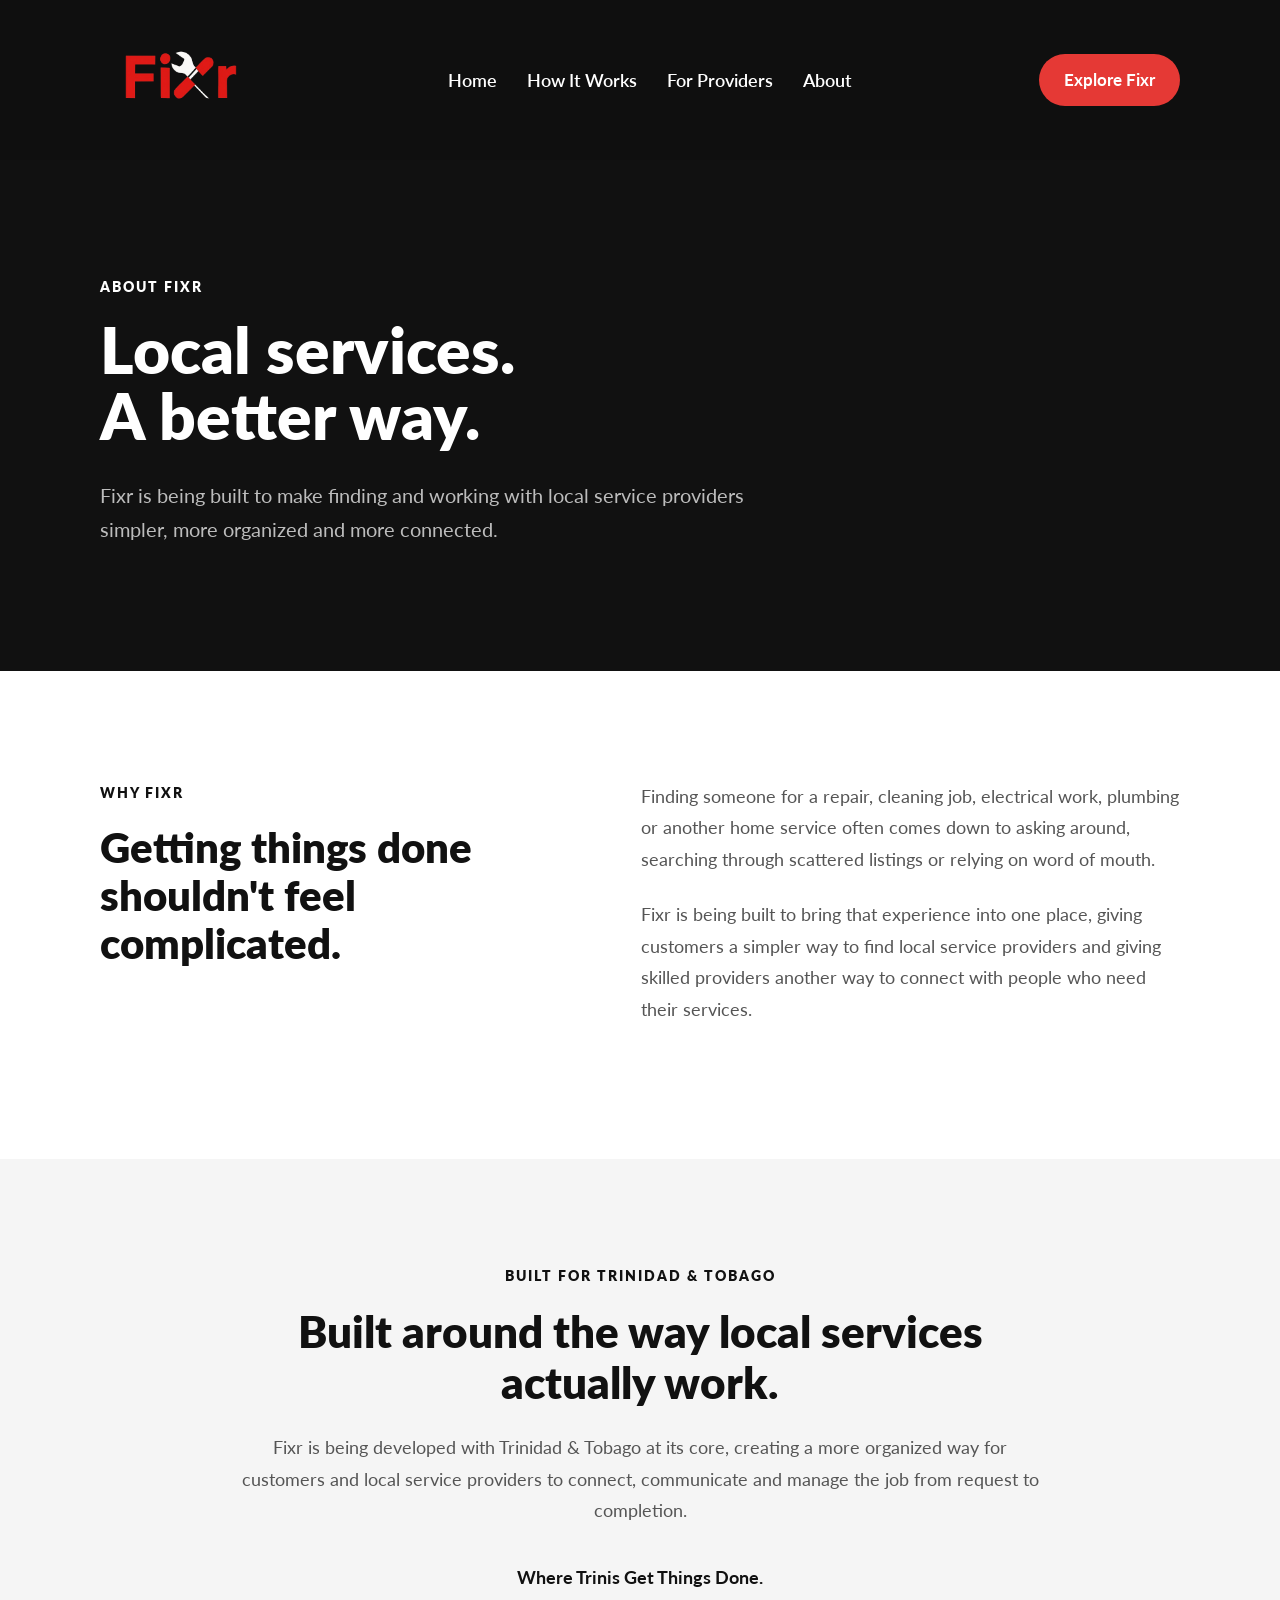
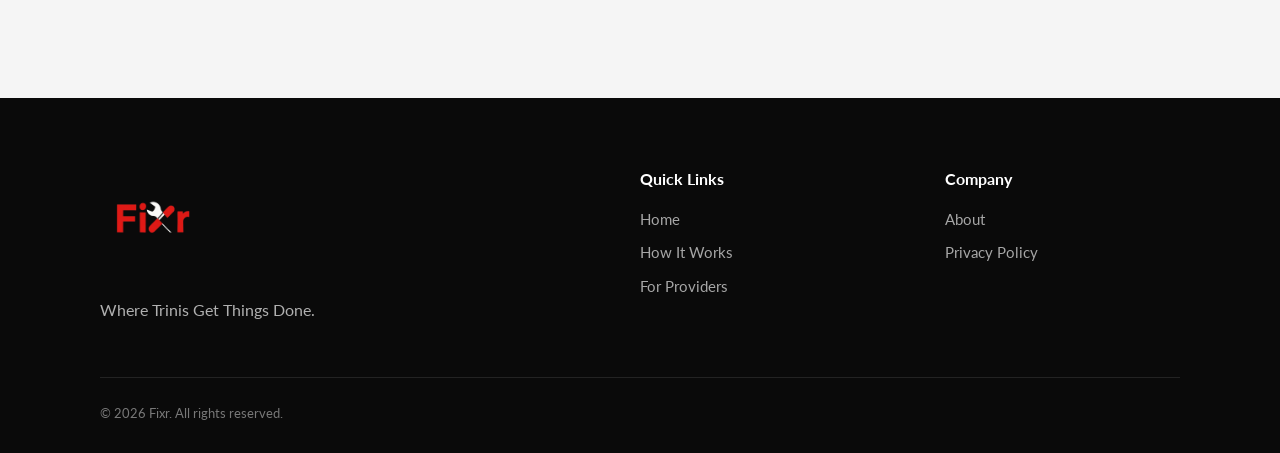
<file: about.html>
<!DOCTYPE html>
<html lang="en">
<head>
  <meta charset="UTF-8">
  <meta name="viewport" content="width=device-width, initial-scale=1.0">
  <title>About Fixr</title>
  <link rel="stylesheet" href="css/style.min.css">
</head>

<body class="fixr-about-page">

<header class="fixr-page-header">
  <div class="container">
    <div class="fixr-page-header__inner">

      <a href="index.html" class="fixr-page-header__logo">
        <img src="images/fixr-logo.png" alt="Fixr">
      </a>

      <nav class="fixr-page-header__nav">
        <a href="index.html">Home</a>
        <a href="index.html#how-it-works">How It Works</a>
        <a href="index.html#for-providers">For Providers</a>
        <a href="about.html">About</a>
      </nav>

      <a href="index.html" class="fixr-page-header__button">Explore Fixr</a>

    </div>
  </div>
</header>

<main>

  <section class="fixr-about-hero">
    <div class="container">
      <div class="fixr-about-hero__content">
        <span>ABOUT FIXR</span>
        <h1>Local services.<br>A better way.</h1>
        <p>
          Fixr is being built to make finding and working with local
          service providers simpler, more organized and more connected.
        </p>
      </div>
    </div>
  </section>

  <section class="fixr-about-story">
    <div class="container">
      <div class="fixr-about-story__grid">

        <div class="fixr-about-story__heading">
          <span>WHY FIXR</span>
          <h2>Getting things done shouldn't feel complicated.</h2>
        </div>

        <div class="fixr-about-story__copy">
          <p>
            Finding someone for a repair, cleaning job, electrical work,
            plumbing or another home service often comes down to asking
            around, searching through scattered listings or relying on
            word of mouth.
          </p>

          <p>
            Fixr is being built to bring that experience into one place,
            giving customers a simpler way to find local service providers
            and giving skilled providers another way to connect with people
            who need their services.
          </p>
        </div>

      </div>
    </div>
  </section>

  <section class="fixr-about-purpose">
    <div class="container">
      <div class="fixr-about-purpose__content">
        <span>BUILT FOR TRINIDAD &amp; TOBAGO</span>
        <h2>Built around the way local services actually work.</h2>

        <p>
          Fixr is being developed with Trinidad &amp; Tobago at its core,
          creating a more organized way for customers and local service
          providers to connect, communicate and manage the job from
          request to completion.
        </p>

        <p class="fixr-about-purpose__tagline">
          Where Trinis Get Things Done.
        </p>
      </div>
    </div>
  </section>

</main>

<footer class="fixr-footer">
  <div class="container">

    <div class="fixr-footer__main">

      <div class="fixr-footer__brand">
        <a href="index.html" class="fixr-footer__logo" aria-label="Fixr home">
          <img src="images/fixr-logo.png" alt="Fixr">
        </a>
        <p>Where Trinis Get Things Done.</p>
      </div>

      <div class="fixr-footer__group">
        <h3>Quick Links</h3>
        <a href="index.html">Home</a>
        <a href="index.html#how-it-works">How It Works</a>
        <a href="index.html#for-providers">For Providers</a>
      </div>

      <div class="fixr-footer__group">
        <h3>Company</h3>
        <a href="about.html">About</a>
        <a href="privacy.html">Privacy Policy</a>
      </div>

    </div>

    <div class="fixr-footer__bottom">
      <p>&copy; 2026 Fixr. All rights reserved.</p>
    </div>

  </div>
</footer>

</body>
</html>
</file>
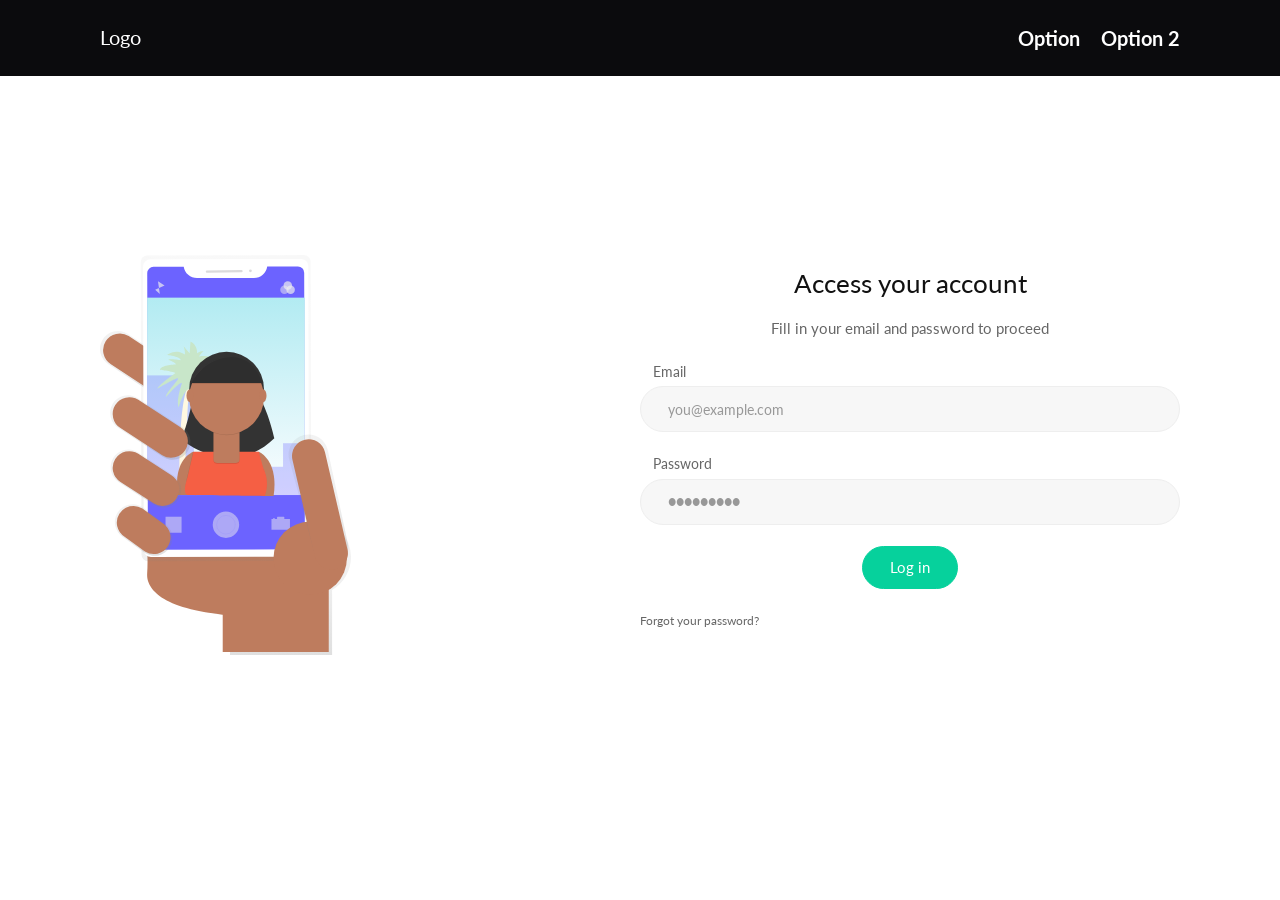
<file: auth.html>
<!DOCTYPE html>
<html lang='en'>
<head>
	<meta class="utf-8">
	<meta name="viewport" content="width=device-width, initial-scale=1, maximum-scale=1">
	<title>Authentication @Evie</title>
	<link rel='stylesheet' href='css/style.min.css' />
</head>
<body>
	<!-- navbar -->
	<div class="navbar">
		<nav class="nav__mobile"></nav>
		<div class="container">
			<div class="navbar__inner">
				<a href="#" class="navbar__logo">Logo</a>
				<nav class="navbar__menu">
					<ul>
						<li><a href="#">Option</a></li>
						<li><a href="#">Option 2</a></li>
					</ul>
				</nav>
				<div class="navbar__menu-mob"><a href="" id='toggle'><svg role="img" xmlns="http://www.w3.org/2000/svg" viewBox="0 0 448 512"><path fill="currentColor" d="M16 132h416c8.837 0 16-7.163 16-16V76c0-8.837-7.163-16-16-16H16C7.163 60 0 67.163 0 76v40c0 8.837 7.163 16 16 16zm0 160h416c8.837 0 16-7.163 16-16v-40c0-8.837-7.163-16-16-16H16c-8.837 0-16 7.163-16 16v40c0 8.837 7.163 16 16 16zm0 160h416c8.837 0 16-7.163 16-16v-40c0-8.837-7.163-16-16-16H16c-8.837 0-16 7.163-16 16v40c0 8.837 7.163 16 16 16z" class=""></path></svg></a></div>
			</div>
		</div>
	</div>
	<!-- Authentication pages -->
	<div class="auth">
		<div class="container">
			<div class="auth__inner">
				<div class="auth__media">
					<img src="./images/undraw_selfie.svg">
				</div>
				<div class="auth__auth">
					<h1 class="auth__title">Access your account</h1>
					<p>Fill in your email and password to proceed</p>
					<form method='post' action="/example" autocompelete="new-password" role="presentation" class="form">
						<input name="email" class="fakefield">
						<label>Email</label>
						<input type="text" name="email" id='email' placeholder="you@example.com">
						<label>Password</label>
						<input type="password" name="password" id='password' placeholder="&#9679;&#9679;&#9679;&#9679;&#9679;&#9679;&#9679;&#9679;&#9679;" autocomplete="off">
						<button type='submit' class="button button__accent">Log in</button>
						<a href=""><h6 class="left-align" >Forgot your password?</h6></a>
					</form>
				</div>
			</div>
		</div>
	</div>
<script src='js/app.min.js'></script>
</body>
</html>
</file>
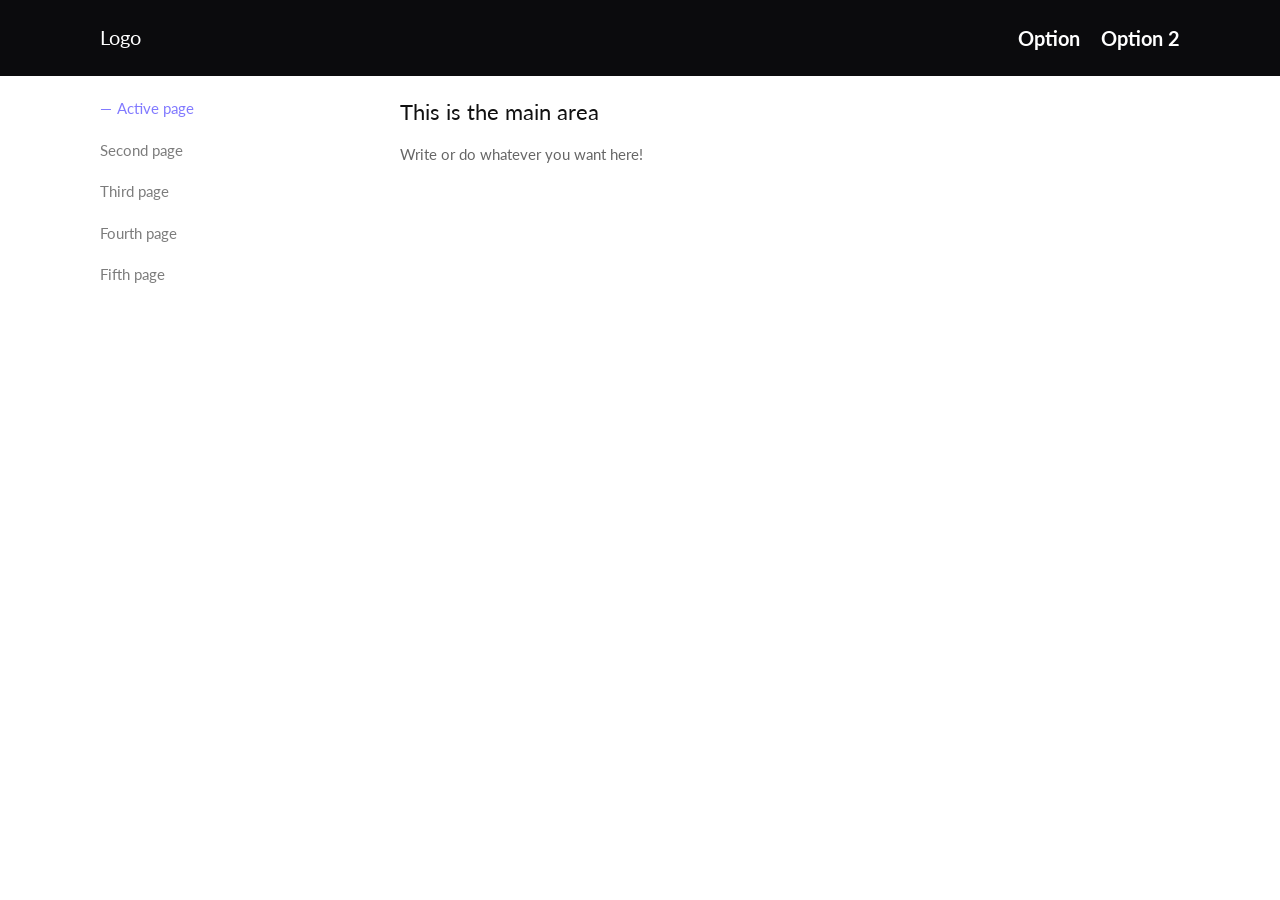
<file: dashboard.html>
<!DOCTYPE html>
<html lang='en'>
<head>
	<meta class="utf-8">
	<meta name="viewport" content="width=device-width, initial-scale=1, maximum-scale=1">
	<title>Dashboard | Evie by unDraw</title>
	<link rel='stylesheet' href='css/style.min.css' />
</head>
<body>
	<!-- navbar -->
	<div class="navbar">
		<nav class="nav__mobile"></nav>
		<div class="container">
			<div class="navbar__inner">
				<a href="#" class="navbar__logo">Logo</a>
				<nav class="navbar__menu">
					<ul>
						<li><a href="#">Option</a></li>
						<li><a href="#">Option 2</a></li>
					</ul>
				</nav>
				<div class="navbar__menu-mob"><a href="" id='toggle'><svg role="img" xmlns="http://www.w3.org/2000/svg" viewBox="0 0 448 512"><path fill="currentColor" d="M16 132h416c8.837 0 16-7.163 16-16V76c0-8.837-7.163-16-16-16H16C7.163 60 0 67.163 0 76v40c0 8.837 7.163 16 16 16zm0 160h416c8.837 0 16-7.163 16-16v-40c0-8.837-7.163-16-16-16H16c-8.837 0-16 7.163-16 16v40c0 8.837 7.163 16 16 16zm0 160h416c8.837 0 16-7.163 16-16v-40c0-8.837-7.163-16-16-16H16c-8.837 0-16 7.163-16 16v40c0 8.837 7.163 16 16 16z" class=""></path></svg></a></div>
			</div>
		</div>
	</div>
	<!-- Page content -->
	<div class="app">
		<div class="container">
			<div class="app__inner">
				<div class="app__menu">
					<ul class="vMenu">
						<li><a href="#" class="vMenu--active">Active page</a></li>
						<li><a href="#">Second page</a></li>
						<li><a href="#">Third page</a></li>
						<li><a href="#">Fourth page</a></li>
						<li><a href="#">Fifth page</a></li>
					</ul>
				</div>
				<div class="app__main">
					<div class="text-container">
						<h3 class="app__main__title">This is the main area</h3>
						<p>Write or do whatever you want here!</p>
					</div>
				</div>
			</div>
		</div>
	</div>

<script src='js/app.min.js'></script>
</body>
</html>
</file>
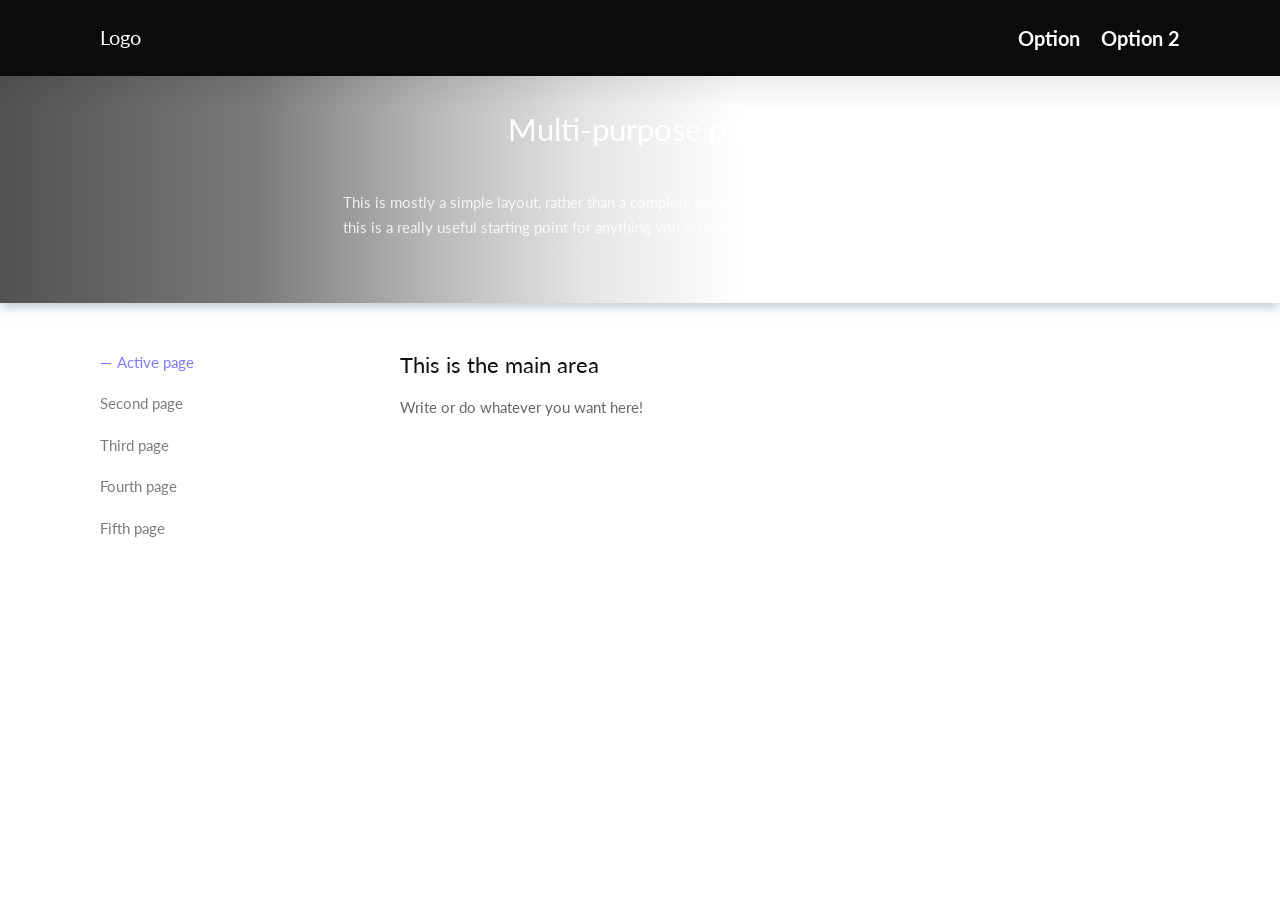
<file: page.html>
<!DOCTYPE html>
<html lang='en'>
<head>
	<meta class="utf-8">
	<meta name="viewport" content="width=device-width, initial-scale=1, maximum-scale=1">
	<title>Page | Evie by unDraw</title>
	<link rel='stylesheet' href='css/style.min.css' />
</head>
<body>
	<!-- navbar -->
	<div class="navbar navbar--extended">
		<nav class="nav__mobile"></nav>
		<div class="container">
			<div class="navbar__inner">
				<a href="#" class="navbar__logo">Logo</a>
				<nav class="navbar__menu">
					<ul>
						<li><a href="#">Option</a></li>
						<li><a href="#">Option 2</a></li>
					</ul>
				</nav>
				<div class="navbar__menu-mob"><a href="" id='toggle'><svg role="img" xmlns="http://www.w3.org/2000/svg" viewBox="0 0 448 512"><path fill="currentColor" d="M16 132h416c8.837 0 16-7.163 16-16V76c0-8.837-7.163-16-16-16H16C7.163 60 0 67.163 0 76v40c0 8.837 7.163 16 16 16zm0 160h416c8.837 0 16-7.163 16-16v-40c0-8.837-7.163-16-16-16H16c-8.837 0-16 7.163-16 16v40c0 8.837 7.163 16 16 16zm0 160h416c8.837 0 16-7.163 16-16v-40c0-8.837-7.163-16-16-16H16c-8.837 0-16 7.163-16 16v40c0 8.837 7.163 16 16 16z" class=""></path></svg></a></div>
			</div>
		</div>
	</div>
	<!-- Hero unit -->
	<div class="page__header">
		<div class="hero__overlay hero__overlay--gradient"></div>
		<div class="hero__mask"></div>
		<div class="page__header__inner">
			<div class="container">
				<div class="page__header__content">
					<div class="page__header__content__inner" id='navConverter'>
						<h1 class="page__header__title">Multi-purpose page</h1>
						<p class="page__header__text">This is mostly a simple layout, rather than a complete page unlike the others. However this is a really useful starting point for anything you want to create.</p>
					</div>
				</div>
			</div>
		</div>
	</div>
	<!-- Page content -->
	<div class="page">
		<div class="container">
			<div class="page__inner">
				<div class="page__menu">
					<ul class="vMenu">
						<li><a href="#" class="vMenu--active">Active page</a></li>
						<li><a href="#">Second page</a></li>
						<li><a href="#">Third page</a></li>
						<li><a href="#">Fourth page</a></li>
						<li><a href="#">Fifth page</a></li>
					</ul>
				</div>
				<div class="page__main">
					<div class="text-container">
						<h3 class="page__main__title">This is the main area</h3>
						<p>Write or do whatever you want here!</p>
					</div>
				</div>
			</div>
		</div>
	</div>

<script src='js/app.min.js'></script>
</body>
</html>
</file>
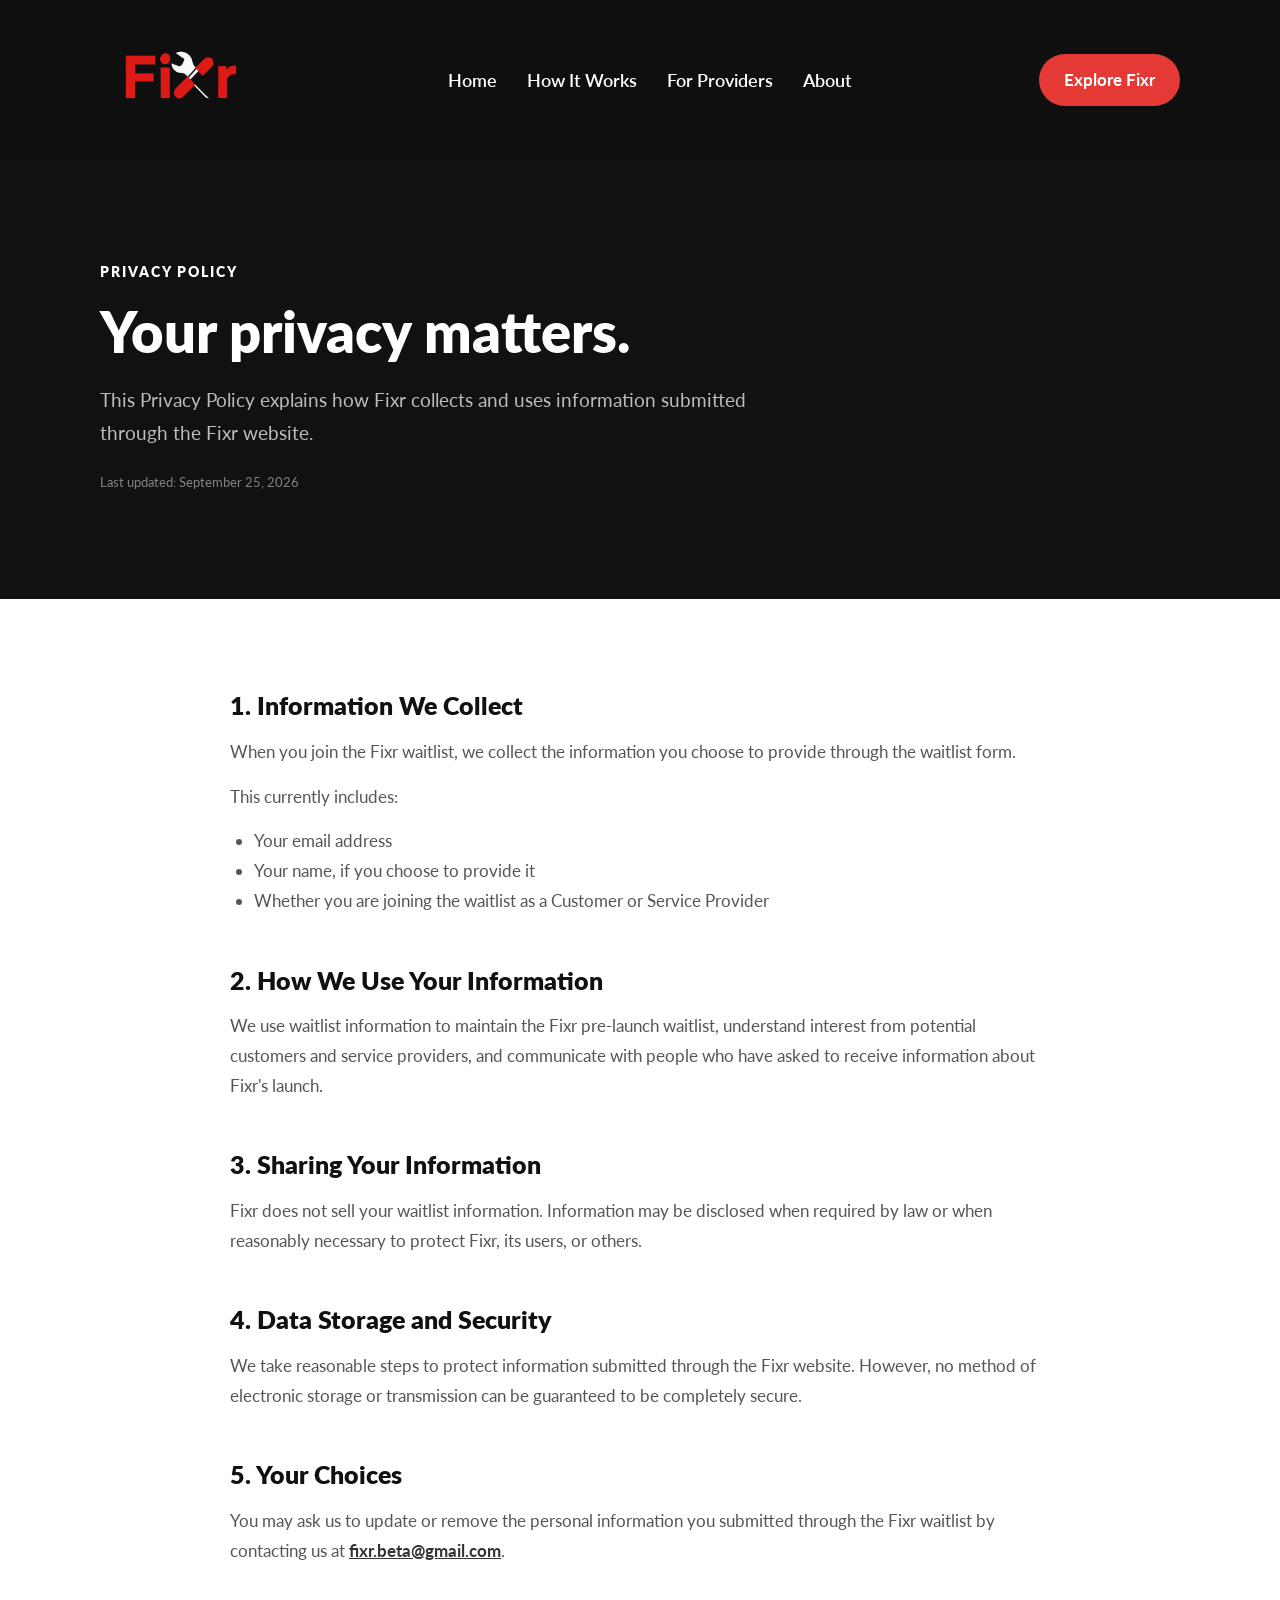
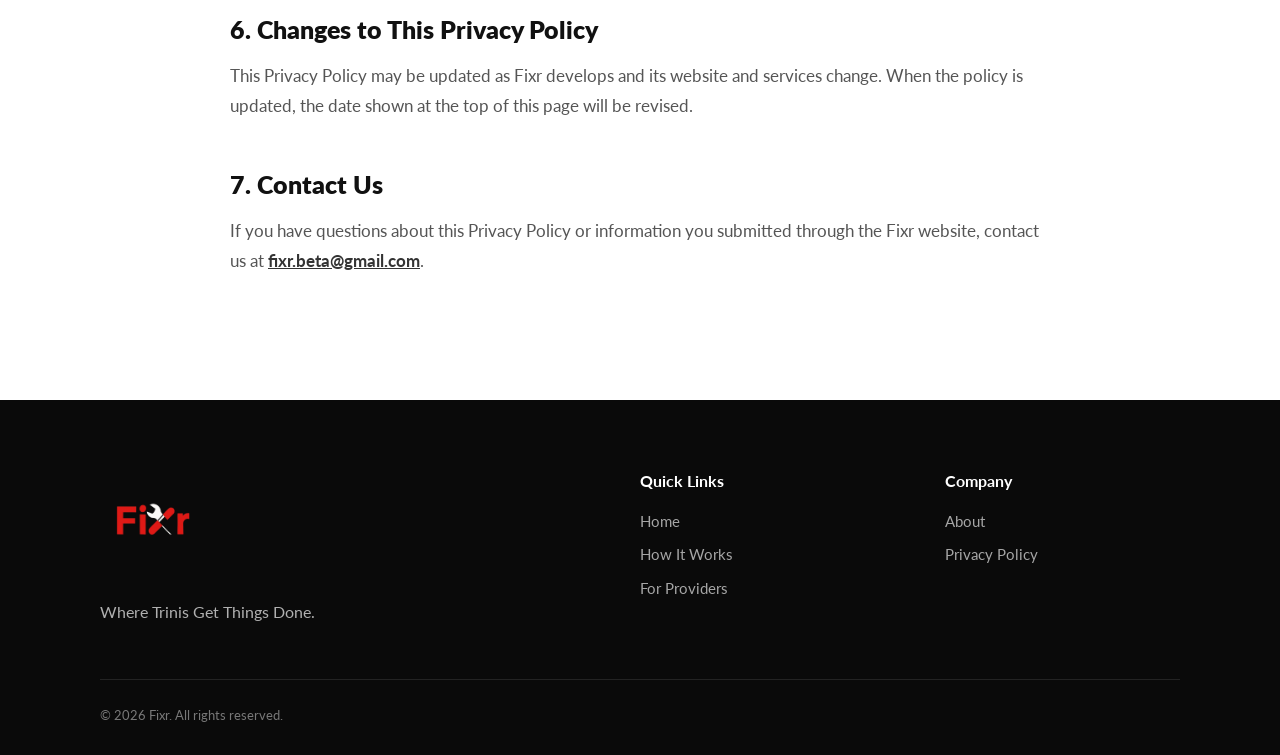
<file: privacy.html>
<!DOCTYPE html>
<html lang="en">
<head>
  <meta charset="UTF-8">
  <meta name="viewport" content="width=device-width, initial-scale=1.0">
  <title>Privacy Policy | Fixr</title>
  <link rel="stylesheet" href="css/style.min.css">
</head>

<body class="fixr-privacy-page">

<header class="fixr-page-header">
  <div class="container">
    <div class="fixr-page-header__inner">

      <a href="index.html" class="fixr-page-header__logo">
        <img src="images/fixr-logo.png" alt="Fixr">
      </a>

      <nav class="fixr-page-header__nav">
        <a href="index.html">Home</a>
        <a href="index.html#how-it-works">How It Works</a>
        <a href="index.html#for-providers">For Providers</a>
        <a href="about.html">About</a>
      </nav>

      <a href="index.html" class="fixr-page-header__button">Explore Fixr</a>

    </div>
  </div>
</header>

<main>

  <section class="fixr-privacy-hero">
    <div class="container">
      <div class="fixr-privacy-hero__content">
        <span>PRIVACY POLICY</span>
        <h1>Your privacy matters.</h1>
        <p>
          This Privacy Policy explains how Fixr collects and uses information
          submitted through the Fixr website.
        </p>
        <small>Last updated: September 25, 2026</small>
      </div>
    </div>
  </section>

  <section class="fixr-privacy-content">
    <div class="container">
      <div class="fixr-privacy-content__inner">

        <section>
          <h2>1. Information We Collect</h2>
          <p>
            When you join the Fixr waitlist, we collect the information you
            choose to provide through the waitlist form.
          </p>
          <p>This currently includes:</p>
          <ul>
            <li>Your email address</li>
            <li>Your name, if you choose to provide it</li>
            <li>Whether you are joining the waitlist as a Customer or Service Provider</li>
          </ul>
        </section>

        <section>
          <h2>2. How We Use Your Information</h2>
          <p>
            We use waitlist information to maintain the Fixr pre-launch
            waitlist, understand interest from potential customers and service
            providers, and communicate with people who have asked to receive
            information about Fixr's launch.
          </p>
        </section>

        <section>
          <h2>3. Sharing Your Information</h2>
          <p>
            Fixr does not sell your waitlist information. Information may be
            disclosed when required by law or when reasonably necessary to
            protect Fixr, its users, or others.
          </p>
        </section>

        <section>
          <h2>4. Data Storage and Security</h2>
          <p>
            We take reasonable steps to protect information submitted through
            the Fixr website. However, no method of electronic storage or
            transmission can be guaranteed to be completely secure.
          </p>
        </section>

        <section>
          <h2>5. Your Choices</h2>
          <p>
            You may ask us to update or remove the personal information you
            submitted through the Fixr waitlist by contacting us at
            <a href="mailto:fixr.beta@gmail.com">fixr.beta@gmail.com</a>.
          </p>
        </section>

        

        <section>
          <h2>6. Changes to This Privacy Policy</h2>
          <p>
            This Privacy Policy may be updated as Fixr develops and its website
            and services change. When the policy is updated, the date shown at
            the top of this page will be revised.
          </p>
        </section>

        <section>
          <h2>7. Contact Us</h2>
          <p>
            If you have questions about this Privacy Policy or information you
            submitted through the Fixr website, contact us at
            <a href="mailto:fixr.beta@gmail.com">fixr.beta@gmail.com</a>.
          </p>
        </section>

      </div>
    </div>
  </section>

</main>

<footer class="fixr-footer">
  <div class="container">

    <div class="fixr-footer__main">

      <div class="fixr-footer__brand">
        <a href="index.html" class="fixr-footer__logo" aria-label="Fixr home">
          <img src="images/fixr-logo.png" alt="Fixr">
        </a>
        <p>Where Trinis Get Things Done.</p>
      </div>

      <div class="fixr-footer__group">
        <h3>Quick Links</h3>
        <a href="index.html">Home</a>
        <a href="index.html#how-it-works">How It Works</a>
        <a href="index.html#for-providers">For Providers</a>
      </div>

      <div class="fixr-footer__group">
        <h3>Company</h3>
        <a href="about.html">About</a>
        <a href="privacy.html">Privacy Policy</a>
      </div>

    </div>

    <div class="fixr-footer__bottom">
      <p>&copy; 2026 Fixr. All rights reserved.</p>
    </div>

  </div>
</footer>

</body>
</html>
</file>
<file: css/style.min.css>
@import url('https://fonts.googleapis.com/css2?family=League+Spartan:wght@400;600;700&display=swap');
@import url("https://fonts.googleapis.com/css?family=Lato:400");
/*! normalize.css v8.0.0 | MIT License | github.com/necolas/normalize.css */html{line-height:1.15;-webkit-text-size-adjust:100%}body{margin:0}h1{font-size:2em;margin:.67em 0}hr{-webkit-box-sizing:content-box;box-sizing:content-box;height:0;overflow:visible}pre{font-size:1em}a{background-color:transparent}abbr[title]{border-bottom:none;text-decoration:underline;-webkit-text-decoration:underline dotted;text-decoration:underline dotted}b,strong{font-weight:bolder}code,kbd,samp{font-family:monospace,monospace;font-size:1em}small{font-size:80%}sub,sup{font-size:75%;line-height:0;position:relative;vertical-align:baseline}sub{bottom:-.25em}sup{top:-.5em}img{border-style:none}button,input,optgroup,select,textarea{font-family:inherit;font-size:100%;line-height:1.15;margin:0}button,input{overflow:visible}button,select{text-transform:none}[type=button],[type=reset],[type=submit],button{-webkit-appearance:button}[type=button]::-moz-focus-inner,[type=reset]::-moz-focus-inner,[type=submit]::-moz-focus-inner,button::-moz-focus-inner{border-style:none;padding:0}[type=button]:-moz-focusring,[type=reset]:-moz-focusring,[type=submit]:-moz-focusring,button:-moz-focusring{outline:1px dotted ButtonText}fieldset{padding:.35em .75em .625em}legend{-webkit-box-sizing:border-box;box-sizing:border-box;color:inherit;display:table;max-width:100%;padding:0;white-space:normal}progress{vertical-align:baseline}textarea{overflow:auto}[type=checkbox],[type=radio]{-webkit-box-sizing:border-box;box-sizing:border-box;padding:0}[type=number]::-webkit-inner-spin-button,[type=number]::-webkit-outer-spin-button{height:auto}[type=search]{-webkit-appearance:textfield;outline-offset:-2px}[type=search]::-webkit-search-decoration{-webkit-appearance:none}::-webkit-file-upload-button{-webkit-appearance:button;font:inherit}details{display:block}summary{display:list-item}[hidden],template{display:none}html{-webkit-box-sizing:border-box;box-sizing:border-box;background-color:#fff}*,:after,:before{-webkit-box-sizing:inherit;box-sizing:inherit}.invisible{opacity:0;-webkit-transition:.7s;transition:.7s}.fakefield{display:none}.left-align{text-align:left}.center,center-align{text-align:center}.right-align{text-align:right}.stress{color:#111}img,svg{max-width:100%}.container{width:88%;max-width:1080px;margin:0 auto;position:relative}.row{display:block;width:100%;clear:both}.half{width:50%;overflow:auto;float:left}.text-container{max-width:640px}.text-container--center{margin-left:auto;margin-right:auto}.margin-right{margin-right:8pt}html{font-family:Lato,sans-serif;font-size:15px;color:#666;line-height:1.7;font-weight:400;-webkit-font-smoothing:antialiased;-moz-osx-font-smoothing:grayscale;text-rendering:optimizeLegibility;-moz-font-feature-settings:"liga" on}p{margin-bottom:1.3em}h1,h2,h3,h4{line-height:1.35;color:#111}h1,h2,h3,h4,h5,h6{margin:1.414em 0 .5em;font-weight:400}h5,h6{line-height:1.4;color:#666}h1{margin-top:0;font-size:2.074em}h2{font-size:1.728em}h3{font-size:1.44em}h4{font-size:1.2em}h6,small{font-size:.833em;margin:.25em 0}pre{font-family:monospace,monospace;font-size:.85rem;color:#111;width:-webkit-min-content;width:-moz-min-content;width:min-content;background:#f7f7f7;word-break:break-all;word-wrap:break-word;white-space:pre;padding:8pt 16pt;width:100%;overflow:auto;border:1px solid #eee}a{outline:0;text-decoration:none;-webkit-transition:.7s;transition:.7s;color:inherit}.link{color:#6c63ff;text-decoration:underline}@media (min-width:992px){.link:hover{color:#463aff}}.button,button{display:inline-block;padding:6pt 20pt;line-height:1.7;border:1px solid #6c63ff;color:#6c63ff;font-weight:400;-webkit-transition:.7s;white-space:nowrap;cursor:pointer;background-color:transparent;border-radius:30px;margin-bottom:1.3em;transition:.7s;text-align:center;text-decoration:none}.button:focus,.button:hover,button:focus,button:hover{outline:0}@media (min-width:992px){.button:hover,button:hover{border-color:#463aff;color:#463aff}}.button__primary{background-color:#6c63ff;border-color:#6c63ff;color:#fff}@media (min-width:992px){.button__primary:hover{background-color:#463aff;border-color:#463aff;color:#fff}}.button__accent{background-color:#06d19c;border-color:#06d19c;color:#fff}@media (min-width:992px){.button__accent:hover{background-color:#05bd8d;border-color:#05bd8d;color:#fff}}.button__delete{background-color:tomato;border-color:tomato;color:#fff}@media (min-width:992px){.button__delete:hover{background-color:#ff5233;border-color:#ff5233;color:#fff}}.button:disabled{opacity:.25;cursor:default;pointer-events:none}.button--fixed{width:160px}.button--fixed2{width:220px}form{margin-bottom:1.5em}form .double{-js-display:flex;display:-webkit-box;display:-ms-flexbox;display:flex;-webkit-box-pack:justify;-ms-flex-pack:justify;justify-content:space-between}form .double .half{max-width:48%}.form{margin-left:auto;margin-right:auto}label{margin-bottom:2pt;display:block;text-align:left;color:#666;font-size:.9em;padding-left:10pt}input[type=email],input[type=number],input[type=password],input[type=search],input[type=tel],input[type=text],input[type=url]{-webkit-appearance:none;-moz-appearance:none;appearance:none;border:1px solid #eee;width:100%;-webkit-transition:.7s;transition:.7s;color:#111;font-family:Lato,sans-serif;font-weight:400;padding:10pt 20pt;border-radius:30px;background-color:#f7f7f7;margin-bottom:1.4em;display:block}input[type=email]:focus,input[type=number]:focus,input[type=password]:focus,input[type=search]:focus,input[type=tel]:focus,input[type=text]:focus,input[type=url]:focus{border-color:rgba(108,99,255,.5);outline:0;background-color:#fff}textarea{-webkit-appearance:none;-moz-appearance:none;appearance:none;border:1px solid #eee;width:100%;-webkit-transition:.7s;transition:.7s;color:#111;font-family:Lato,sans-serif;font-weight:400;padding:12pt 24pt;border-radius:30px;background-color:#f7f7f7;margin-bottom:1.4em;display:block;resize:none;min-height:8em;outline:0}textarea:focus{border-color:rgba(108,99,255,.5);outline:0;background-color:#fff}select{border:1px solid #eee;width:100%;-webkit-transition:.7s;transition:.7s;color:#111;font-family:Lato,sans-serif;font-weight:400;padding:10pt 20pt;margin-bottom:1.4em;display:block;border-radius:30px;background-color:#f7f7f7;outline:0;-webkit-appearance:none;-moz-appearance:none;background-image:url('data:image/svg+xml;utf8,<svg aria-hidden="true" data-prefix="fas" data-icon="caret-down" role="img" xmlns="http://www.w3.org/2000/svg" viewBox="0 0 320 512" class="svg-inline--fa fa-caret-down fa-w-10 fa-3x"><path fill="currentColor" d="M31.3 192h257.3c17.8 0 26.7 21.5 14.1 34.1L174.1 354.8c-7.8 7.8-20.5 7.8-28.3 0L17.2 226.1C4.6 213.5 13.5 192 31.3 192z" class=""></path></svg>');background-repeat:no-repeat;background-position:95%;background-size:.8em}select::-ms-expand{display:none}::-webkit-input-placeholder{font-size:.9em;opacity:.65;color:#666}:-moz-placeholder,::-moz-placeholder{font-size:.9em;opacity:.65;color:#666}:-ms-input-placeholder{font-size:.9em;opacity:.65;color:#666}[type=radio]:checked,[type=radio]:not(:checked){position:absolute;left:-9999px;visibility:hidden;-webkit-transition:.28s ease;transition:.28s ease}[type=radio]:checked+label,[type=radio]:not(:checked)+label{position:relative;padding-left:2em;cursor:pointer;display:inline-block;height:1.7em;line-height:1.7em;-webkit-transition:.28s ease;transition:.28s ease;-webkit-user-select:none;-moz-user-select:none;-ms-user-select:none;user-select:none}[type=radio]+label:after,[type=radio]+label:before{content:"";position:absolute;left:0;top:0;margin:3px;width:1.2em;height:1.2em;z-index:0;-webkit-transition:.28s ease;transition:.28s ease}[type=radio]:not(:checked)+label:after,[type=radio]:not(:checked)+label:before{-webkit-transition:.28s ease;transition:.28s ease;border-radius:50%;border:1px solid #666}[type=radio]:not(:checked)+label:after{z-index:-1;-webkit-transform:scale(0);-ms-transform:scale(0);transform:scale(0)}[type=radio]:checked+label:before{border-radius:50%;border:1px solid transparent}[type=radio]:checked+label:after{border-radius:50%;border:1px solid #6c63ff;background-color:#6c63ff;z-index:0;-webkit-transform:scale(1.02);-ms-transform:scale(1.02);transform:scale(1.02)}[type=radio]:disabled:checked+label:before,[type=radio]:disabled:not(:checked)+label:before{background-color:transparent;border-color:#eee;cursor:default}[type=radio]:disabled+label{color:#eee;cursor:default}[type=radio]:disabled:not(:checked)+label:before{border-color:#eee}[type=radio]:disabled:checked+label:after{background-color:#eee;border-color:#666}[type=checkbox]:checked,[type=checkbox]:not(:checked){position:absolute;left:-9999px;visibility:hidden}[type=checkbox]+label{position:relative;padding-left:2em;cursor:pointer;display:inline-block;height:25px;line-height:25px;font-size:.9em;-webkit-user-select:none;-moz-user-select:none;-khtml-user-select:none;-ms-user-select:none}[type=checkbox]+label:before{content:"";position:absolute;top:0;left:3px;width:15px;height:15px;z-index:0;border:1px solid #666;border-radius:1px;margin-top:4px;-webkit-transition:.2s;transition:.2s}[type=checkbox]:not(:checked):disabled+label:before{border:none;background-color:#eee}[type=checkbox]:checked+label:before{top:-2px;left:-2px;width:10px;height:18px;border-top:2px solid transparent;border-left:2px solid transparent;border-right:2px solid #06d19c;border-bottom:2px solid #06d19c;-webkit-transform:rotate(40deg);-ms-transform:rotate(40deg);transform:rotate(40deg);-webkit-backface-visibility:hidden;backface-visibility:hidden;-webkit-transform-origin:100% 100%;-ms-transform-origin:100% 100%;transform-origin:100% 100%}[type=checkbox]:checked:disabled+label:before{border-right:2px solid #eee;border-bottom:2px solid #eee}.landing__section{padding:24pt 0}.landing__section:nth-child(odd){background-color:#f7f7f7;border-top:1px solid #eee;border-bottom:1px solid #eee}.navbar{position:fixed;z-index:100;width:100%;background-color:#6c63ff;-webkit-transition:.7s;transition:.7s}.navbar--nofixed{position:relative;z-index:3}.navbar__inner{-js-display:flex;display:-webkit-box;display:-ms-flexbox;display:flex;-webkit-box-align:center;-ms-flex-align:center;align-items:center;-webkit-box-pack:justify;-ms-flex-pack:justify;justify-content:space-between;height:60px;color:#fff;-webkit-transition:.7s;transition:.7s}.navbar__logo{font-size:1.325rem;-webkit-transition:0;transition:0;color:#fff;text-decoration:none}.navbar__menu{display:none}.navbar__menu--noMob{display:block}@media (min-width:992px){.navbar__menu{display:block}}.navbar__menu li{margin-left:4pt;-webkit-backface-visibility:hidden;backface-visibility:hidden;display:inline-block}@media (min-width:992px){.navbar__menu li{margin-left:16pt}}.navbar__menu a{color:#fff}@media (min-width:992px){.navbar__menu a{opacity:.75}.navbar__menu a:hover{opacity:1}.navbar__menu a:after{display:block;content:"";border-bottom:1px solid #fff;-webkit-transform:scaleX(0);-ms-transform:scaleX(0);transform:scaleX(0);-webkit-transition:-webkit-transform .25s ease-in-out;transition:-webkit-transform .25s ease-in-out;transition:transform .25s ease-in-out;transition:transform .25s ease-in-out,-webkit-transform .25s ease-in-out}.navbar__menu a:hover:after{-webkit-transform:scaleX(1);-ms-transform:scaleX(1);transform:scaleX(1)}}.navbar__menu-mob{display:block}.navbar__menu-mob--noMob{display:none}@media (min-width:992px){.navbar__menu-mob{display:none}}.navbar--extended{background-color:transparent}.navbar--extended .navbar__inner{height:60px;color:#fff}

/*! responsive-nav.js 1.0.39 by @viljamis */.nav__mobile ul{margin:0;padding:0;width:100%;display:block;list-style:none;background-color:#333c44;color:#fff}.nav__mobile li{width:60%;margin-left:auto;margin-right:auto;padding:1em 0;display:block;border-bottom:1px solid hsla(0,0%,100%,.1)}.nav__mobile li:last-child{border-bottom:none}.js .nav__mobile{clip:rect(0 0 0 0);max-height:0;position:absolute;display:block;overflow:hidden;zoom:1}.nav__mobile.opened{max-height:9999px}.nav-toggle{-webkit-tap-highlight-color:rgba(0,0,0,0);-webkit-touch-callout:none;-webkit-user-select:none;-moz-user-select:none;-ms-user-select:none;-o-user-select:none;user-select:none}@media (min-width:992px){.js .nav__mobile{position:relative}.js .nav__mobile.closed{max-height:none}.nav-toggle{display:none}}#toggle svg{height:1.2em;width:1.2em;vertical-align:middle}.hero{position:relative;width:100%;background-image:url(../images/fixr-hero-bg.jpg);-webkit-box-shadow:0 4px 11px rgba(124,146,169,.5);box-shadow:0 4px 11px rgba(124,146,169,.5);background-size:cover;background-position:50%;background-repeat:no-repeat;color:#fff}.hero__inner{position:relative;z-index:3}.hero__overlay{position:absolute;height:100%;width:100%;opacity:.45;z-index:1;background-color:#000}.hero__overlay--gradient{background:-webkit-gradient(linear,left top,right top,from(#6c63ff),to(#4641ff));background:transparent}.hero__overlay--gradientVertical{background:-webkit-gradient(linear,left top,left bottom,from(#6c63ff),to(#4641ff));background:linear-gradient(180deg,#6c63ff,#4641ff)}.hero__mask{position:absolute;height:100%;width:100%;background-image:url('data:image/svg+xml;utf8,<svg xmlns="http://www.w3.org/2000/svg" xmlns:xlink="http://www.w3.org/1999/xlink" width="1920" height="1080" viewBox="0 0 1920 1080"><defs><linearGradient id="06714b97-aec8-4b7e-bf3d-1e20f95f612e" y1="809.5" x2="958" y2="809.5" gradientTransform="matrix(1, 0, 0, -1, 0, 1082)" gradientUnits="userSpaceOnUse"><stop offset="0" stop-color="#fff" stop-opacity="0"/><stop offset="1" stop-color="#fff" stop-opacity="0.05"/></linearGradient></defs><title>hero</title><rect id="0567095b-2cf7-4407-b8ab-ec2abe52d830" data-name="&lt;Path&gt;" y="545" width="1920" height="535" fill="#fff" opacity="0.05" style="isolation:isolate"/><polygon id="82ca9a61-a0a1-49cc-9805-a3533c693bad" data-name="&lt;Path&gt;" points="958 545 0 545 0 0 770.96 0 958 545" fill="url(#06714b97-aec8-4b7e-bf3d-1e20f95f612e)"/></svg>');background-size:cover;background-position:50%;background-repeat:no-repeat;opacity:.66;z-index:2}.hero__content{-js-display:flex;display:-webkit-box;display:-ms-flexbox;display:flex;-webkit-box-align:center;-ms-flex-align:center;align-items:center;-webkit-box-pack:center;-ms-flex-pack:center;justify-content:center;min-height:calc(100vh - 50px);padding:92px 0;overflow:auto}.hero__content__inner{width:100%;max-width:600px;text-align:center}.hero__title{color:inherit;margin-bottom:1.25em}.hero__text{opacity:.85;line-height:1.7;text-align:left;font-size:1.1em}.hero .button{margin:12pt 8pt}.hero__button{color:#fff;border-color:#fff}@media (min-width:992px){.hero__button:hover{color:#e3e3e3;border-color:#e3e3e3}}.hero__sub{-js-display:flex;display:-webkit-box;display:-ms-flexbox;display:flex;-webkit-box-pack:center;-ms-flex-pack:center;justify-content:center;-webkit-box-align:center;-ms-flex-align:center;align-items:center;height:50px}.hero__sub__down{width:1rem;height:1rem;color:#666;-webkit-transition:.7s;transition:.7s;cursor:pointer}@media (min-width:992px){.hero__sub__down:hover{color:#6c63ff}}#scrollToNext{-webkit-transition:.7s;transition:.7s}.hero--full .hero__content{min-height:100vh}.hero--full+.hero__sub{display:none}.steps{text-align:center;padding:16pt 0}@media (min-width:992px){.steps__inner{-js-display:flex;display:-webkit-box;display:-ms-flexbox;display:flex;-ms-flex-pack:distribute;justify-content:space-around}}.step{padding:16pt 0;text-align:center;width:100%;border-top:1px solid #eee;overflow:auto}.step:first-child{border-top:none}@media (min-width:992px){.step{border-top:none;width:auto}}.step__media{margin:16pt 0}@media (min-width:992px){.step__media{margin:32pt 0}}.step__image{max-height:100px;max-width:222px;margin-top:8pt;-webkit-user-drag:none;-khtml-user-drag:none;-moz-user-drag:none;-o-user-drag:none;user-drag:none}@media (min-width:600px){.step__image{max-width:none}}.step__text{max-width:36ch;text-align:left;margin-left:auto;margin-right:auto}.expanded{padding:72pt 0}.expanded__inner{-js-display:flex;display:-webkit-box;display:-ms-flexbox;display:flex;-webkit-box-pack:justify;-ms-flex-pack:justify;justify-content:space-between;-webkit-box-align:center;-ms-flex-align:center;align-items:center;-webkit-box-orient:vertical;-webkit-box-direction:normal;-ms-flex-direction:column;flex-direction:column}@media (min-width:992px){.expanded__inner{-webkit-box-orient:horizontal;-webkit-box-direction:normal;-ms-flex-direction:row;flex-direction:row}}.expanded__media{-webkit-box-ordinal-group:2;-ms-flex-order:1;order:1;text-align:center}@media (min-width:992px){.expanded__media{width:50%;-ms-flex-negative:0;flex-shrink:0;-webkit-box-ordinal-group:unset;-ms-flex-order:unset;order:unset}}.expanded__content{-webkit-box-ordinal-group:3;-ms-flex-order:2;order:2}@media (min-width:992px){.expanded__content{padding:0 16pt;width:50%;-ms-flex-negative:0;flex-shrink:0;-webkit-box-ordinal-group:unset;-ms-flex-order:unset;order:unset}}.expanded:nth-child(2n) .expanded__media{-webkit-box-ordinal-group:2;-ms-flex-order:1;order:1}@media (min-width:992px){.expanded:nth-child(2n) .expanded__media{-webkit-box-ordinal-group:2;-ms-flex-order:1;order:1}}.expanded__image{width:90%;max-width:220px;padding:16pt 0}@media (min-width:992px){.expanded__image{max-width:280px}}.expanded__title{max-width:550px}.expanded__text{max-width:60ch}.cta{background:-webkit-gradient(linear,left top,right top,from(#6c63ff),to(#4641ff));background:transparent;color:#fff;padding:48pt 0;text-align:center}.cta--reverse{background:-webkit-gradient(linear,right top,left top,from(#6c63ff),to(#4641ff));background:linear-gradient(270deg,#6c63ff,#4641ff)}.cta--plain{background:#6c63ff}.cta--secondary{background:#4641ff}.cta__title{color:inherit}.cta__sub{opacity:.85;max-width:58ch;margin:16pt auto 24pt}.cta__sub--center{text-align:center}.footer{background-color:#fff;padding:36pt 0}.footer__inner{-js-display:flex;display:-webkit-box;display:-ms-flexbox;display:flex;-webkit-box-pack:justify;-ms-flex-pack:justify;justify-content:space-between;-webkit-box-orient:vertical;-webkit-box-direction:normal;-ms-flex-direction:column;flex-direction:column}@media (min-width:600px){.footer__inner{-webkit-box-orient:horizontal;-webkit-box-direction:normal;-ms-flex-direction:row;flex-direction:row}}.footer__textLogo{-ms-flex-negative:0;flex-shrink:0;padding-right:16pt;display:block;cursor:pointer;color:#6c63ff;font-size:1.225rem;min-width:33%;margin-bottom:1.5rem}@media (min-width:600px){.footer__textLogo{margin-bottom:0}}@media (min-width:992px){.footer__textLogo{min-width:25%;font-size:1.325rem}}.footer__data{-js-display:flex;display:-webkit-box;display:-ms-flexbox;display:flex;-webkit-box-flex:1;-ms-flex-positive:1;flex-grow:1;-webkit-box-pack:justify;-ms-flex-pack:justify;justify-content:space-between;padding-top:.25rem;-ms-flex-wrap:wrap;flex-wrap:wrap;-webkit-box-orient:vertical;-webkit-box-direction:normal;-ms-flex-direction:column;flex-direction:column;font-size:.9rem}@media (min-width:992px){.footer__data{-ms-flex-wrap:nowrap;flex-wrap:nowrap;-webkit-box-orient:horizontal;-webkit-box-direction:normal;-ms-flex-direction:row;flex-direction:row}}.footer__data__item{padding-bottom:.5rem;display:inline-block;margin-bottom:8pt}.footer__link{color:#6c63ff;border-bottom:1px dotted #6c63ff;padding-bottom:1pt;-webkit-transition:.7s;transition:.7s}@media (min-width:992px){.footer__link:hover{color:#fafafa;border-color:#fafafa}}.footer__row{margin-bottom:8pt}.footer--dark{background-color:#333c44}.footer--dark .footer__textLogo{color:#fff}.footer--dark .footer__inner{color:#d9d9d9}.footer--dark .footer__link{color:#d9d9d9;border-color:#d9d9d9}@media (min-width:992px){.footer--dark .footer__link:hover{color:#fff;border-color:#fff}}.auth{padding-top:102.66667px}.auth__inner{min-height:calc(100vh - 188px);-js-display:flex;display:-webkit-box;display:-ms-flexbox;display:flex;-webkit-box-align:center;-ms-flex-align:center;align-items:center;-webkit-box-orient:vertical;-webkit-box-direction:normal;-ms-flex-direction:column;flex-direction:column;-webkit-box-pack:center;-ms-flex-pack:center;justify-content:center}@media (min-width:992px){.auth__inner{-webkit-box-orient:horizontal;-webkit-box-direction:normal;-ms-flex-direction:row;flex-direction:row}}@media (min-width:992px){.auth__media{width:50%;-ms-flex-negative:0;flex-shrink:0}}.auth__media img,.auth__media svg{max-height:150px;max-width:90%;-webkit-user-drag:none;-khtml-user-drag:none;-moz-user-drag:none;-o-user-drag:none;user-drag:none;-webkit-touch-callout:none;-webkit-user-select:none;-moz-user-select:none;-ms-user-select:none;user-select:none}@media (min-width:600px){.auth__media img,.auth__media svg{max-height:300px}}@media (min-width:992px){.auth__media img,.auth__media svg{max-height:400px}}.auth__auth{text-align:center}@media (min-width:992px){.auth__auth{width:50%;-ms-flex-negative:0;flex-shrink:0}}.auth__title{font-size:1.728em}.page__header{position:relative;color:#fff;-webkit-box-shadow:0 4px 11px rgba(124,146,169,.5);box-shadow:0 4px 11px rgba(124,146,169,.5);width:100%}.page__header__inner{padding:66px 0 0;position:relative;z-index:3}.page__header__content{-js-display:flex;display:-webkit-box;display:-ms-flexbox;display:flex;-webkit-box-align:center;-ms-flex-align:center;align-items:center;-webkit-box-pack:center;-ms-flex-pack:center;justify-content:center;padding:32pt 0;overflow:auto}.page__header__content__inner{width:100%;max-width:66ch;text-align:center}.page__header__title{color:inherit;margin-bottom:1.25em}.page__header__text{opacity:.85;line-height:1.7;text-align:left}.page{padding:24pt 0}@media (min-width:992px){.page__inner{-js-display:flex;display:-webkit-box;display:-ms-flexbox;display:flex}}.page__menu{width:100%;position:relative}@media (min-width:992px){.page__menu{display:block;width:300px;-ms-flex-negative:0;flex-shrink:0}}.page__main{-webkit-box-flex:1;-ms-flex-positive:1;flex-grow:1}.page__main__title{margin-top:.75em}.page__image{max-width:100%}.app__header{position:relative;color:#fff;-webkit-box-shadow:0 4px 11px rgba(124,146,169,.5);box-shadow:0 4px 11px rgba(124,146,169,.5);width:100%}.app__header__inner{padding:66px 0 0;position:relative;z-index:3}.app__header__content{-js-display:flex;display:-webkit-box;display:-ms-flexbox;display:flex;-webkit-box-align:center;-ms-flex-align:center;align-items:center;-webkit-box-pack:center;-ms-flex-pack:center;justify-content:center;padding:32pt 0;overflow:auto}.app__header__content__inner{width:100%;max-width:66ch;text-align:center}.app__header__title{color:inherit;margin-bottom:1.25em}.app__header__text{opacity:.85;line-height:1.7;text-align:left}.app{padding:81.33333px 0}@media (min-width:992px){.app__inner{-js-display:flex;display:-webkit-box;display:-ms-flexbox;display:flex}}.app__menu{width:100%;position:relative}@media (min-width:992px){.app__menu{display:block;width:300px;-ms-flex-negative:0;flex-shrink:0}}.app__main{-webkit-box-flex:1;-ms-flex-positive:1;flex-grow:1}.app__main__title{margin-top:.75em}.app__image,.vMenu{max-width:100%}.vMenu{padding:0;list-style-type:none;-js-display:flex;display:-webkit-box;display:-ms-flexbox;display:flex;-ms-flex-wrap:wrap;flex-wrap:wrap;-webkit-box-pack:justify;-ms-flex-pack:justify;justify-content:space-between;border-bottom:1px solid #eee}@media (min-width:992px){.vMenu{display:inline-block;border-bottom:none}}.vMenu li{display:inline-block;margin-bottom:1em;width:48%;padding-left:16pt}@media (min-width:992px){.vMenu li{padding-left:0;display:block;width:auto}}.vMenu a{display:block}@media (min-width:992px){.vMenu a{display:inline-block;opacity:.85}.vMenu a:hover{opacity:1;color:#6c63ff}.vMenu a:after{display:block;content:"";border-bottom:1px solid #6c63ff;-webkit-transform:scaleX(0);-ms-transform:scaleX(0);transform:scaleX(0);-webkit-transition:-webkit-transform .25s ease-in-out;transition:-webkit-transform .25s ease-in-out;transition:transform .25s ease-in-out;transition:transform .25s ease-in-out,-webkit-transform .25s ease-in-out}.vMenu a:hover:after{-webkit-transform:scaleX(1);-ms-transform:scaleX(1);transform:scaleX(1)}}.vMenu>ul{margin-top:-.65em;padding-left:1.5em;margin-bottom:.75em}.vMenu>ul li{opacity:.85;font-size:.95em;margin-bottom:.25em}.vMenu>ul li:before{content:"-";margin-right:.5em}.vMenu--active{color:#6c63ff}.vMenu--active:before{content:"\2014";margin-right:.333em}@media (min-width:992px){.vMenu--active{opacity:1;color:#6c63ff}.vMenu--active:after{display:block;content:"";border-bottom:1px solid #6c63ff;-webkit-transform:none;-ms-transform:none;transform:none;-webkit-transition:none;transition:none}}
/* Fixr custom navigation */
.navbar__logo img {
  display: block;
  width: 105px;
  height: auto;
}

/* Fixr hero black gradient */
.hero__overlay,
.hero__overlay--gradient {
  opacity: 1;
  background: linear-gradient(
    90deg,
    rgba(0, 0, 0, 0.72) 0%,
    rgba(0, 0, 0, 0.52) 42%,
    rgba(0, 0, 0, 0.20) 72%,
    rgba(0, 0, 0, 0.08) 100%
  );
}

/* Fixr hero gradient - Canva-style left + top shading */
.hero__overlay,
.hero__overlay--gradient {
  opacity: 1;
  background:
    linear-gradient(
      180deg,
      rgba(0, 0, 0, 0.48) 0%,
      rgba(0, 0, 0, 0.24) 12%,
      rgba(0, 0, 0, 0.08) 24%,
      rgba(0, 0, 0, 0) 36%
    ),
    linear-gradient(
      90deg,
      rgba(0, 0, 0, 0.68) 0%,
      rgba(0, 0, 0, 0.52) 20%,
      rgba(0, 0, 0, 0.28) 34%,
      rgba(0, 0, 0, 0.10) 46%,
      rgba(0, 0, 0, 0) 58%
    );
}

/* Fixr Local Services heading */
.fixr-services-title {
  color: #ffffff;
  font-size: 28px;
  line-height: 1.15;
  font-weight: 700;
  text-align: left;
  margin: 24px 0;
}

/* Fixr desktop hero content positioning */
@media (min-width: 992px) {
  .hero__content {
    align-items: flex-start;
    justify-content: flex-start;
  }

  .hero__content__inner {
    max-width: 520px;
    text-align: left;
    margin-left: 0;
    margin-right: auto;
  }
}
/* Fixr desktop hero container */
@media (min-width: 992px) {
  .hero .container {
    width: 94%;
    max-width: 1320px;
  }
}

/* Fixr desktop hero vertical position */
@media (min-width: 992px) {
  .hero__content__inner {
    transform: translateY(35px);
  }
}

/* Fixr hero heading spacing */
@media (min-width: 992px) {
  .hero__title {
    margin-bottom: 24px;
  }
}

/* Fixr intro-to-services spacing */
@media (min-width: 992px) {
  .hero__text {
    margin-bottom: 18px;
  }

  .fixr-services-title {
    margin-top: 0;
  }
}
/* Fixr desktop logo alignment */
@media (min-width: 1400px) {
  .navbar__logo {
    transform: translateX(-130px);
  }
}

/* Fixr desktop navigation position */
@media (min-width: 992px) {
  .navbar__menu {
    transform: translateX(-45px);
  }
}

/* Fixr navbar background states */
.navbar {
  background-color: rgba(15, 15, 15, 0.92);
}

.navbar--extended {
  background-color: transparent;
}

/* Fixr desktop navbar breathing room */
@media (min-width: 992px) {
  .navbar__inner,
  .navbar--extended .navbar__inner {
    height: 82px;
  }
}

/* Fixr hero two-column content */
.hero__content {
  justify-content: space-between;
  gap: 40px;
}

.fixr-hero-right {
  width: 340px;
  margin-left: auto;
  align-self: center;
  text-align: left;
}

.fixr-hero-right .fixr-services-title {
  margin: 0 0 22px;
}

.fixr-hero-right .fixr-trust {
  text-align: left;
}

/* Refine Fixr right-side hero placement */
.fixr-hero-right {
  width: 390px;
  margin-left: auto;
  margin-right: -25px;
}

.fixr-hero-right .fixr-services-title {
  white-space: nowrap;
}

/* Fixr navbar top-of-hero state */
.navbar--extended,
.navbar.navbar--extended {
  background: transparent !important;
  background-color: transparent !important;
  box-shadow: none !important;
}

/* Fixr desktop hero crop - preserve image behind navigation */
@media (min-width: 992px) {
  .hero {
    background-size: cover;
    background-position: center top;
  }
}

/* Fixr desktop navigation weight */
@media (min-width: 992px) {
  .navbar__menu a:not(.button) {
    font-weight: 700;
    opacity: 1;
  }
}

/* Fixr navigation CTA */
@media (min-width: 992px) {
  .navbar__menu .button__accent {
    background-color: #E53935;
    border-color: #E53935;
    color: #ffffff;
    font-weight: 700;
    opacity: 1;
  }

  .navbar__menu .button__accent:hover {
    background-color: #E53935;
    border-color: #E53935;
    color: #ffffff;
    opacity: 1;
  }
}

/* Refine Fixr right-side services and trust text */
@media (min-width: 992px) {
  .fixr-hero-right .fixr-services-title {
    font-size: 23px;
    line-height: 1.12;
    margin: 0 0 12px;
  }

  .fixr-hero-right .fixr-trust p {
    margin: 0 0 16px;
    line-height: 1.2;
  }

  .fixr-hero-right .fixr-trust p:last-child {
    margin-bottom: 0;
  }
}

/* Tighten spacing between Fixr trust lines */
@media (min-width: 992px) {
  .fixr-hero-right .fixr-trust p {
    margin-bottom: 8px;
  }

  .fixr-hero-right .fixr-trust p:last-child {
    margin-bottom: 0;
  }
}

/* Fixr hero benefit row */
@media (min-width: 992px) {
  .fixr-benefits {
    display: flex;
    align-items: flex-start;
    gap: 28px;
    margin-top: 28px;
    width: 460px;
  }

  .fixr-benefit {
    display: flex;
    flex-direction: column;
    align-items: center;
    width: 90px;
    color: #ffffff;
    text-align: center;
    font-size: 11px;
    line-height: 1.25;
    font-weight: 600;
  }

  .fixr-benefit svg {
    display: block;
    width: 22px;
    height: 22px;
    margin-bottom: 7px;
    fill: none;
    stroke: currentColor;
    stroke-width: 1.8;
    stroke-linecap: round;
    stroke-linejoin: round;
    flex: none;
  }
}

/* Fixr right-side trust icons */
@media (min-width: 992px) {
  .fixr-hero-right .fixr-trust p {
    display: flex;
    align-items: center;
    gap: 10px;
    margin: 0 0 8px;
  }

  .fixr-hero-right .fixr-trust svg {
    display: block;
    width: 20px;
    height: 20px;
    flex: 0 0 20px;
    fill: none;
    stroke: #ffffff;
    stroke-width: 1.8;
    stroke-linecap: round;
    stroke-linejoin: round;
  }

  .fixr-hero-right .fixr-trust p:last-child {
    margin-bottom: 0;
  }
}

/* Fixr benefit icons - safe sizing at all viewport widths */
.fixr-benefit svg {
  display: block;
  width: 22px;
  height: 22px;
  max-width: 22px;
  max-height: 22px;
  flex: 0 0 22px;
  margin-bottom: 7px;
  fill: none;
  stroke: currentColor;
  stroke-width: 1.8;
  stroke-linecap: round;
  stroke-linejoin: round;
}

/* Fixr right-side Canva trust icons */
.fixr-hero-right .fixr-trust .fixr-trust-icon {
  display: block;
  width: 38px !important;
  height: 38px !important;
  min-width: 38px;
  max-width: 38px !important;
  min-height: 38px;
  max-height: 38px !important;
  object-fit: contain;
  flex: 0 0 38px;
  margin: 0;
}

.fixr-hero-right .fixr-trust p {
  display: flex;
  align-items: center;
  gap: 10px;
}

/* Tighten Fixr right-side trust row spacing */
.fixr-hero-right .fixr-trust p {
  margin-top: 0 !important;
  margin-bottom: 3px !important;
}

.fixr-hero-right .fixr-trust p:last-child {
  margin-bottom: 0 !important;
}

/* Tighten spacing between Fixr trust groups */
.fixr-hero-right .fixr-trust p {
  margin: 0 0 -5px !important;
}

.fixr-hero-right .fixr-trust p:last-child {
  margin-bottom: 0 !important;
}

/* Fixr left benefit row - match Canva spacing and dividers */
@media (min-width: 992px) {
  .fixr-benefits {
    gap: 0 !important;
    width: 400px !important;
    justify-content: flex-start;
  }

  .fixr-benefit {
    width: 100px !important;
    position: relative;
  }

  .fixr-benefit:not(:last-child)::after {
    content: "";
    position: absolute;
    right: 0;
    top: 8px;
    width: 1px;
    height: 38px;
    background: rgba(255, 255, 255, 0.65);
  }
}

/* Slightly tighten Fixr left benefit groups */
@media (min-width: 992px) {
  .fixr-benefits {
    width: 360px !important;
  }

  .fixr-benefit {
    width: 90px !important;
  }
}

/* Fixr hero left typography - match Canva weight */
.hero__title {
  font-weight: 700 !important;
}

.fixr-hero-left .hero__text {
  font-weight: 700 !important;
}

/* Fixr hero typography - League Spartan from Canva design */

.hero__title,
.fixr-hero-left .hero__text {
  font-family: 'League Spartan', sans-serif !important;
  font-weight: 700 !important;
}

/* Fixr main hero heading - match Canva */
.hero__title {
  font-family: 'League Spartan', sans-serif !important;
  font-size: 44px !important;
  font-weight: 700 !important;
  line-height: 0.90 !important;
  letter-spacing: -3px !important;
}



/* Fixr hero supporting text - match Canva */
.hero__text {
  font-family: 'Open Sans', sans-serif !important;
  font-size: 20px !important;
  position: relative;
  top: -6px;
  margin-top: -12px !important;
  font-weight: 700 !important;
  line-height: 1 !important;
  letter-spacing: -1.5px !important;
  opacity: 1 !important;
}

/* Move only MADE SIMPLE closer to HOME SERVICES */
.fixr-title-second {
  position: relative;
  top: -6px;
}


/* Fixr hero primary CTA */
.hero__content .button__accent {
  background: #E53935 !important;
  border-color: #E53935 !important;
}

/* Fixr Section 2 full-width */
.steps.landing__section{padding:0!important;margin:0!important}

/* Fixr Section 2 — remove Evie section divider borders */
.steps.landing__section {
  border-top: 0 !important;
  border-bottom: 0 !important;
}

/* Fixr Section 2 — remove Evie alternating section background */
.steps.landing__section {
  background-color: transparent !important;
}

/* Fixr Section 2 image — always fill its section width */
.fixr-section2-image {
  display: block;
  width: 100%;
  height: auto;
}

/* FIXR SECTION 2 — HOW FIXR WORKS */
.fixr-how {
  background: #faf8f6 !important;
  border: 0 !important;
  padding: 70px 0 55px !important;
  overflow: hidden;
}

.fixr-how__inner {
  display: grid;
  grid-template-columns: 44% 56%;
  align-items: center;
  min-height: 650px;
}

.fixr-how__content {
  position: relative;
  z-index: 2;
  padding: 0 0 0 10px;
}

.fixr-how__eyebrow {
  margin: 0 0 18px;
  color: #E53935;
  font-size: 15px;
  font-weight: 700;
  letter-spacing: 5px;
}

.fixr-how__title {
  margin: 0 0 18px;
  color: #111827;
  font-size: 54px;
  line-height: .95;
  font-weight: 800;
  letter-spacing: -2px;
}

.fixr-how__title span {
  color: #E53935;
}

.fixr-how__intro {
  max-width: 460px;
  margin: 0 0 32px;
  color: #59616d;
  font-size: 18px;
  line-height: 1.55;
}

.fixr-how__steps {
  max-width: 500px;
}

.fixr-how__step {
  position: relative;
  display: grid;
  grid-template-columns: 58px 1fr;
  gap: 18px;
  margin-bottom: 24px;
}

.fixr-how__number {
  display: flex;
  align-items: center;
  justify-content: center;
  width: 52px;
  height: 52px;
  border-radius: 50%;
  background: #E53935;
  color: #fff;
  font-size: 22px;
  font-weight: 700;
}

.fixr-how__step:not(:last-child)::after {
  content: "";
  position: absolute;
  left: 25px;
  top: 55px;
  width: 2px;
  height: calc(100% - 28px);
  background: rgba(229,57,53,.22);
}

.fixr-how__step h3 {
  margin: 2px 0 5px;
  color: #111827;
  font-size: 20px;
  line-height: 1.2;
}

.fixr-how__step p {
  margin: 0;
  color: #59616d;
  font-size: 15px;
  line-height: 1.5;
}

.fixr-how__visual {
  position: relative;
  align-self: end;
  display: flex;
  justify-content: flex-end;
  align-items: flex-end;
  height: 100%;
}

.fixr-how__people {
  display: block;
  width: min(100%, 650px);
  height: auto;
  max-width: none;
  margin: 0;
}

/* Stack cleanly on smaller screens */
@media (max-width: 900px) {
  .fixr-how {
    padding: 55px 0 0 !important;
  }

  .fixr-how__inner {
    display: flex;
    flex-direction: column;
    min-height: 0;
  }

  .fixr-how__content {
    width: 100%;
    padding: 0;
  }

  .fixr-how__title {
    font-size: 44px;
  }

  .fixr-how__visual {
    width: 100%;
    justify-content: center;
    margin-top: 30px;
  }

  .fixr-how__people {
    width: min(100%, 620px);
  }
}


/* FIXR SECTION 2 — HOW FIXR WORKS */
.fixr-how {
  background: #faf8f6 !important;
  border: 0 !important;
  padding: 70px 0 55px !important;
  overflow: hidden;
}

.fixr-how__inner {
  display: grid;
  grid-template-columns: 44% 56%;
  align-items: center;
  min-height: 650px;
}

.fixr-how__content {
  position: relative;
  z-index: 2;
  padding: 0 0 0 10px;
}

.fixr-how__eyebrow {
  margin: 0 0 18px;
  color: #E53935;
  font-size: 15px;
  font-weight: 700;
  letter-spacing: 5px;
}

.fixr-how__title {
  margin: 0 0 18px;
  color: #111827;
  font-size: 54px;
  line-height: .95;
  font-weight: 800;
  letter-spacing: -2px;
}

.fixr-how__title span {
  color: #E53935;
}

.fixr-how__intro {
  max-width: 460px;
  margin: 0 0 32px;
  color: #59616d;
  font-size: 18px;
  line-height: 1.55;
}

.fixr-how__steps {
  max-width: 500px;
}

.fixr-how__step {
  position: relative;
  display: grid;
  grid-template-columns: 58px 1fr;
  gap: 18px;
  margin-bottom: 24px;
}

.fixr-how__number {
  display: flex;
  align-items: center;
  justify-content: center;
  width: 52px;
  height: 52px;
  border-radius: 50%;
  background: #E53935;
  color: #fff;
  font-size: 22px;
  font-weight: 700;
}

.fixr-how__step:not(:last-child)::after {
  content: "";
  position: absolute;
  left: 25px;
  top: 55px;
  width: 2px;
  height: calc(100% - 28px);
  background: rgba(229,57,53,.22);
}

.fixr-how__step h3 {
  margin: 2px 0 5px;
  color: #111827;
  font-size: 20px;
  line-height: 1.2;
}

.fixr-how__step p {
  margin: 0;
  color: #59616d;
  font-size: 15px;
  line-height: 1.5;
}

.fixr-how__visual {
  position: relative;
  align-self: end;
  display: flex;
  justify-content: flex-end;
  align-items: flex-end;
  height: 100%;
}

.fixr-how__people {
  display: block;
  width: min(100%, 650px);
  height: auto;
  max-width: none;
  margin: 0;
}

/* Stack cleanly on smaller screens */
@media (max-width: 900px) {
  .fixr-how {
    padding: 55px 0 0 !important;
  }

  .fixr-how__inner {
    display: flex;
    flex-direction: column;
    min-height: 0;
  }

  .fixr-how__content {
    width: 100%;
    padding: 0;
  }

  .fixr-how__title {
    font-size: 44px;
  }

  .fixr-how__visual {
    width: 100%;
    justify-content: center;
    margin-top: 30px;
  }

  .fixr-how__people {
    width: min(100%, 620px);
  }
}


/* Fixr Section 2 — tighten top spacing */
.fixr-how {
  padding-top: 35px !important;
}

.fixr-how__inner {
  min-height: 610px;
  align-items: center;
}


/* Fixr Section 2 — enlarge main people visual */
@media (min-width: 901px) {
  .fixr-how__people {
    width: 760px;
    max-width: none;
  }

  .fixr-how__visual {
    justify-content: center;
  }
}

/* Fixr Section 2 — raise people visual */
@media (min-width: 901px) {
  .fixr-how__people {
    transform: translate(-75px, -90px);
  }
}

/* Fixr Section 2 — Verified Provider card */
.fixr-how__people-frame {
  position: relative;
  width: min(100%, 760px);
  height: auto;
}

.fixr-how__verified-card {
  display: none;
}

.fixr-how__quote-card {
  display: none;
}

.fixr-how__progress-card {
  display: none;
}

@media (min-width: 901px) {
  .fixr-how__progress-card {
    display: block;
    position: absolute;
    top: 50px;
    left: calc(86% + 100px);
    width: 520px;
    height: auto;
    transform: translateX(-50%);
    z-index: 5;
    filter: drop-shadow(0 5px 8px rgba(0,0,0,.14));
  }
}

@media (min-width: 901px) {
  .fixr-how__quote-card {
    display: block;
    position: absolute;
    top: -145px;
    left: 25%;
    width: 520px;
    height: auto;
    transform: translateX(-50%);
    z-index: 5;
    filter: drop-shadow(0 5px 8px rgba(0,0,0,.14));
  }
}

@media (min-width: 901px) {
  .fixr-how__verified-card {
    display: block;
    position: absolute;
    top: -275px;
    left: calc(74% - 95px);
    width: 520px;
    height: auto;
    transform: translateX(-50%);
    z-index: 5;
    filter: drop-shadow(0 5px 8px rgba(0,0,0,.14));
  }
}

@media (max-width: 900px) {
  .fixr-how__people-frame {
    position: relative;
    width: min(100%, 620px);
  }

  .fixr-how__quote-card,
  .fixr-how__progress-card,
  .fixr-how__verified-card {
    display: block;
    position: absolute;
    width: 60%;
    height: auto;
    margin: 0;
    z-index: 5;
    filter: drop-shadow(0 5px 8px rgba(0,0,0,.14));
  }

  .fixr-how__quote-card {
    top: -12%;
    left: -10%;
  }

  .fixr-how__verified-card {
    top: -30%;
    left: 25%;
  }

  .fixr-how__progress-card {
    top: 8%;
    right: -14%;
  }
}

/* =========================================================
   FIXR SECTION 3 — SERVICE PROVIDERS
   ========================================================= */

.fixr-providers {
  background: #111;
  color: #fff;
  padding: 80px 0 70px;
  overflow: hidden;
}

.fixr-providers__intro {
  display: grid;
  grid-template-columns: 52% 48%;
  align-items: center;
  gap: 30px;
}

.fixr-providers__content {
  max-width: 610px;
}

.fixr-providers__eyebrow {
  margin: 0 0 14px;
  color: #E53935;
  font-size: 14px;
  font-weight: 800;
  letter-spacing: 2px;
}

.fixr-providers__title {
  margin: 0 0 22px;
  color: #fff;
  font-size: 52px;
  line-height: .98;
  font-weight: 800;
  letter-spacing: -2px;
}

.fixr-providers__title span {
  color: #fff;
}

.fixr-providers__text {
  max-width: 560px;
  margin: 0 0 28px;
  color: rgba(255,255,255,.76);
  font-size: 18px;
  line-height: 1.6;
}

.fixr-providers__cta {
  display: inline-block;
  background: #E53935 !important;
  border-color: #E53935 !important;
  color: #fff !important;
}

.fixr-providers__visual {
  display: flex;
  justify-content: center;
  align-items: center;
  min-width: 0;
}

.fixr-providers__phone {
  display: block;
  width: min(100%, 420px);
  height: auto;
  max-width: none;
}

.fixr-providers__benefits {
  display: grid;
  grid-template-columns: repeat(4, 1fr);
  gap: 20px;
  margin-top: 55px;
}

.fixr-providers__benefit {
  padding: 28px;
  background: #fff;
  color: #161616;
  border-radius: 12px;
}

.fixr-providers__number {
  display: flex;
  align-items: center;
  justify-content: center;
  width: 38px;
  height: 38px;
  margin-bottom: 18px;
  border-radius: 50%;
  background: #E53935;
  color: #fff;
  font-weight: 800;
}

.fixr-providers__benefit h3 {
  margin: 0 0 10px;
  color: #161616;
  font-size: 20px;
}

.fixr-providers__benefit p {
  margin: 0;
  color: #666;
  font-size: 15px;
  line-height: 1.55;
}

@media (max-width: 900px) {
  .fixr-providers {
    padding: 60px 0;
  }

  .fixr-providers__intro {
    grid-template-columns: 1fr;
  }

  .fixr-providers__visual {
    margin-top: 20px;
  }

  .fixr-providers__benefits {
    grid-template-columns: 1fr;
    margin-top: 40px;
  }

  .fixr-providers__title {
    font-size: 42px;
  }

  .fixr-providers__phone {
    width: min(100%, 360px);
  }
}

/* Fixr Section 3 — provider visual */
@media (min-width: 901px) {
  .fixr-providers__visual {
    display: flex;
    flex-direction: row;
    justify-content: center;
    align-items: flex-end;
    gap: 0;
  }

  .fixr-providers__worker {
    display: block;
    width: 650px;
    max-width: none;
    height: auto;
  }

  .fixr-providers__phone {
    width: 270px;
    max-width: none;
    height: auto;
  }
}




/* Fixr Section 3 — bring phone into provider composition */
@media (min-width: 901px) {
  .fixr-providers__phone {
    transform: translateX(-90px);
  }
}



/* Fixr Section 3 — phone independent from carpenter */
@media (min-width: 901px) {
  .fixr-providers__worker-wrap {
    flex: 0 0 auto;
  }

  .fixr-providers__phone-wrap {
    flex: 0 0 auto;
    margin-left: -180px;
  }

  .fixr-providers__phone-wrap .fixr-providers__phone {
    width: 400px;
    max-width: none;
    height: auto;
    transform: none;
  }
}

/* Fixr Section 3 — large phone layered behind provider shoulder */
@media (min-width: 901px) {
  .fixr-providers__worker-wrap {
    position: relative;
    z-index: 2;
  }

  .fixr-providers__phone-wrap {
    position: relative;
    z-index: 1;
    margin-left: -235px;
  }

  .fixr-providers__phone-wrap .fixr-providers__phone {
    width: 540px;
    max-width: none;
    height: auto;
    transform: none;
  }
}

/* Fixr provider benefits wider desktop row */
@media (min-width: 992px) {
  .fixr-providers__benefits {
    width: calc(100% + 160px);
    margin-left: -80px;
    margin-right: -80px;
  }
}


/* =========================================================
   FIXR SECTION 4 — SKILLS & SERVICE CATEGORIES
   ========================================================= */

.fixr-skills {
  position: relative;
  overflow: hidden;
  background: #f7f4ef;
  padding: 100px 0;
}

.fixr-skills__inner {
  width: 94%;
  max-width: 1380px;
  margin: 0 auto;
  display: grid;
  grid-template-columns: minmax(0, 1.18fr) minmax(390px, .82fr);
  gap: 76px;
  align-items: center;
}

/* PHOTO COLLAGE */

.fixr-skills__collage {
  position: relative;
  min-height: 720px;
}

.fixr-skills__photo {
  position: absolute;
  overflow: hidden;
  background: #ddd;
}

.fixr-skills__photo img {
  display: block;
  width: 100%;
  height: 100%;
  object-fit: cover;
}

/* Large anchors */

.fixr-skills__photo--welding {
  left: 0;
  top: 40px;
  width: 45%;
  height: 315px;
}

.fixr-skills__photo--carpentry {
  left: 47%;
  top: 0;
  width: 43%;
  height: 390px;
}

/* Supporting images */

.fixr-skills__photo--painting {
  left: 4%;
  top: 375px;
  width: 29%;
  height: 270px;
}

.fixr-skills__photo--appliance {
  left: 35%;
  top: 410px;
  width: 29%;
  height: 260px;
}

.fixr-skills__photo--ac {
  left: 66%;
  top: 410px;
  width: 28%;
  height: 225px;
}

.fixr-skills__photo--roofing {
  left: 0;
  top: 0;
  width: 22%;
  height: 150px;
  transform: translate(-20%, -10%);
}

.fixr-skills__photo--flooring {
  left: 66%;
  top: 245px;
  width: 30%;
  height: 150px;
}

.fixr-skills__photo--plumbing {
  left: 16%;
  top: 625px;
  width: 39%;
  height: 130px;
}

/* Give the outside of the collage a softer fade into the page */

.fixr-skills__collage::after {
  content: "";
  position: absolute;
  inset: -4px -10px -4px 58%;
  z-index: 10;
  pointer-events: none;
  background: linear-gradient(
    90deg,
    rgba(247,244,239,0) 0%,
    rgba(247,244,239,.08) 28%,
    rgba(247,244,239,.72) 82%,
    #f7f4ef 100%
  );
}

/* CONTENT */

.fixr-skills__content {
  position: relative;
  z-index: 20;
  max-width: 560px;
}

.fixr-skills__eyebrow {
  margin-bottom: 17px;
  color: #e53935;
  font-size: 13px;
  line-height: 1.2;
  font-weight: 800;
  letter-spacing: .16em;
}

.fixr-skills__title {
  margin: 0 0 26px;
  color: #111;
  font-size: clamp(42px, 4vw, 66px);
  line-height: .98;
  font-weight: 800;
  letter-spacing: -.035em;
}

.fixr-skills__title span {
  color: #e53935;
}

.fixr-skills__intro {
  margin: 0 0 30px;
  max-width: 54ch;
  color: #4c4c4c;
  font-size: 16px;
  line-height: 1.75;
}

.fixr-skills__lead {
  margin: 0 0 17px;
  color: #181818;
  font-size: 16px;
  line-height: 1.5;
  font-weight: 700;
}

.fixr-skills__categories {
  display: grid;
  grid-template-columns: repeat(3, minmax(0, 1fr));
  column-gap: 18px;
  row-gap: 11px;
  margin-bottom: 36px;
}

.fixr-skills__categories span {
  position: relative;
  padding-left: 13px;
  color: #252525;
  font-size: 14px;
  line-height: 1.35;
  font-weight: 600;
}

.fixr-skills__categories span::before {
  content: "";
  position: absolute;
  left: 0;
  top: .55em;
  width: 5px;
  height: 5px;
  border-radius: 50%;
  background: #e53935;
}

.fixr-skills__expansion {
  padding-top: 24px;
  border-top: 1px solid rgba(17,17,17,.12);
}

.fixr-skills__expansion h3 {
  margin: 0 0 7px;
  color: #111;
  font-size: 18px;
  line-height: 1.3;
  font-weight: 700;
}

.fixr-skills__expansion p {
  margin: 0;
  max-width: 52ch;
  color: #666;
  font-size: 14px;
  line-height: 1.65;
}

/* TABLET */

@media (max-width: 1100px) {
  .fixr-skills__inner {
    width: 90%;
    grid-template-columns: 1fr 1fr;
    gap: 46px;
  }

  .fixr-skills__collage {
    min-height: 640px;
  }

  .fixr-skills__categories {
    grid-template-columns: repeat(2, minmax(0, 1fr));
  }
}

/* MOBILE */

@media (max-width: 800px) {
  .fixr-skills {
    padding: 72px 0 80px;
  }

  .fixr-skills__inner {
    width: 88%;
    display: flex;
    flex-direction: column;
    gap: 46px;
  }

  .fixr-skills__collage {
    width: 100%;
    min-height: 570px;
    order: 2;
  }

  .fixr-skills__content {
    max-width: none;
    order: 1;
  }

  .fixr-skills__title {
    font-size: clamp(40px, 11vw, 56px);
  }

  .fixr-skills__categories {
    grid-template-columns: repeat(2, minmax(0, 1fr));
  }

  .fixr-skills__collage::after {
    display: none;
  }
}

@media (max-width: 520px) {
  .fixr-skills__collage {
    min-height: 500px;
  }

  .fixr-skills__categories {
    grid-template-columns: 1fr 1fr;
    column-gap: 12px;
  }

  .fixr-skills__intro {
    font-size: 15px;
  }
}

/* Section 4 collage: keep all provider photography clear */
.fixr-skills__collage::after {
  display: none;
}


/* Section 4 collage: restore subtle wash only at outer right edge */
.fixr-skills__collage::after {
  display: block;
  content: "";
  position: absolute;
  top: -5px;
  right: -12px;
  bottom: -5px;
  width: 11%;
  left: auto;
  z-index: 10;
  pointer-events: none;
  background: linear-gradient(
    90deg,
    rgba(247,244,239,0) 0%,
    rgba(247,244,239,.10) 35%,
    rgba(247,244,239,.55) 72%,
    #f7f4ef 100%
  );
}


/* Section 4 collage: fade begins beyond the provider images */
.fixr-skills__collage::after {
  display: block;
  content: "";
  position: absolute;
  top: -5px;
  bottom: -5px;

  /* Extend the wash beyond the collage */
  left: 88%;
  right: -22%;

  width: auto;
  z-index: 10;
  pointer-events: none;

  background: linear-gradient(
    90deg,
    rgba(247,244,239,0) 0%,
    rgba(247,244,239,0) 18%,
    rgba(247,244,239,.18) 45%,
    rgba(247,244,239,.55) 72%,
    #f7f4ef 100%
  );
}


/* Section 4 collage: original-style wash extended beyond image edge */
.fixr-skills__collage::after {
  display: block;
  content: "";
  position: absolute;
  top: -5px;
  bottom: -5px;

  /* Begin over the right side of the photography */
  left: 58%;

  /* Continue well beyond the photography before reaching full cream */
  right: -24%;

  width: auto;
  z-index: 10;
  pointer-events: none;

  background: linear-gradient(
    90deg,
    rgba(247,244,239,0) 0%,
    rgba(247,244,239,.08) 28%,
    rgba(247,244,239,.30) 52%,
    rgba(247,244,239,.62) 76%,
    rgba(247,244,239,.88) 91%,
    #f7f4ef 100%
  );
}


/* Section 4 collage: extend wash well beyond longest images */
.fixr-skills__collage::after {
  display: block;
  content: "";
  position: absolute;
  top: -5px;
  bottom: -5px;

  /* Keep original wash beginning */
  left: 58%;

  /* Give the fade much more room beyond flooring and AC */
  right: -55%;

  width: auto;
  z-index: 10;
  pointer-events: none;

  background: linear-gradient(
    90deg,
    rgba(247,244,239,0) 0%,
    rgba(247,244,239,.08) 28%,
    rgba(247,244,239,.30) 52%,
    rgba(247,244,239,.62) 76%,
    rgba(247,244,239,.88) 91%,
    #f7f4ef 100%
  );
}

/* =========================================================
   SECTION 4 — 12 SERVICE PHOTO MOSAIC
   ========================================================= */

@media (min-width: 801px) {

  .fixr-skills__collage {
    position: relative;
    display: grid;
    grid-template-columns: repeat(12, minmax(0, 1fr));
    grid-template-rows: 145px 145px 145px 145px;
    gap: 7px;
    height: 601px;
    min-height: 601px;
  }

  .fixr-skills__photo {
    position: relative;
    left: auto;
    right: auto;
    top: auto;
    bottom: auto;
    width: auto;
    height: auto;
    transform: none;
    margin: 0;
    outline: none;
    overflow: hidden;
    min-width: 0;
    min-height: 0;
  }

  .fixr-skills__photo img {
    display: block;
    width: 100%;
    height: 100%;
    object-fit: cover;
  }

  /* LEFT */
  .fixr-skills__photo--roofing {
    grid-column: 1 / 5;
    grid-row: 1;
  }

  .fixr-skills__photo--welding {
    grid-column: 1 / 5;
    grid-row: 2 / 4;
  }

  .fixr-skills__photo--painting {
    grid-column: 1 / 5;
    grid-row: 4;
  }

  /* CENTRE */
  .fixr-skills__photo--carpentry {
    grid-column: 5 / 9;
    grid-row: 1 / 3;
  }

  .fixr-skills__photo--appliance {
    grid-column: 5 / 8;
    grid-row: 3;
  }

  .fixr-skills__photo--plumbing {
    grid-column: 5 / 9;
    grid-row: 4;
  }

  .fixr-skills__photo--cleaning {
    grid-column: 8 / 10;
    grid-row: 3;
  }

  /* RIGHT */
  .fixr-skills__photo--flooring {
    grid-column: 9 / 13;
    grid-row: 1;
  }

  .fixr-skills__photo--electrical {
    grid-column: 9 / 13;
    grid-row: 2;
  }

  .fixr-skills__photo--ac {
    grid-column: 10 / 13;
    grid-row: 3;
  }

  .fixr-skills__photo--handyman {
    grid-column: 9 / 11;
    grid-row: 4;
  }

  .fixr-skills__photo--landscaping {
    grid-column: 11 / 13;
    grid-row: 4;
  }

  /* Fade only after the photography */
  .fixr-skills__collage::after {
    display: block;
    content: "";
    position: absolute;
    top: 0;
    bottom: 0;
    left: 96%;
    right: -32%;
    width: auto;
    z-index: 10;
    pointer-events: none;
    background: linear-gradient(
      90deg,
      rgba(247,244,239,0) 0%,
      rgba(247,244,239,.05) 35%,
      rgba(247,244,239,.28) 68%,
      #f7f4ef 100%
    );
  }
}


/* Section 4 — enlarge 12-photo mosaic */
@media (min-width: 1101px) {

  /* Give the photography more of the available section width */
  .fixr-skills__inner {
    grid-template-columns: minmax(0, 1.32fr) minmax(390px, .78fr);
    gap: 64px;
  }

  /* Increase overall collage height */
  .fixr-skills__collage {
    grid-template-rows: 175px 175px 175px 175px;
    height: 721px;
    min-height: 721px;
  }

  /*
   Preserve more of each photograph.
   Bias the crop upward so provider heads stay visible.
  */
  .fixr-skills__photo img {
    object-position: center 30%;
  }

  /* These work-action images are better centered */
  .fixr-skills__photo--roofing img,
  .fixr-skills__photo--flooring img,
  .fixr-skills__photo--plumbing img,
  .fixr-skills__photo--landscaping img {
    object-position: center center;
  }
}


/* Section 4 — increase overall visual scale */
@media (min-width: 1101px) {

  .fixr-skills__inner {
    width: 94%;
    max-width: 1480px;
    grid-template-columns: minmax(0, 1.38fr) minmax(440px, .78fr);
    gap: 56px;
  }

  .fixr-skills__collage {
    grid-template-rows: 190px 190px 190px 190px;
    height: 781px;
    min-height: 781px;
  }
}


/* Section 4 — rebalance typography against enlarged collage */
@media (min-width: 1101px) {

  .fixr-skills__eyebrow {
    font-size: 14px;
    margin-bottom: 20px;
  }

  .fixr-skills__title {
    font-size: clamp(58px, 4.3vw, 72px);
    line-height: .98;
    margin-bottom: 30px;
  }

  .fixr-skills__intro {
    font-size: 18px;
    line-height: 1.7;
    max-width: 56ch;
    margin-bottom: 34px;
  }

  .fixr-skills__lead {
    font-size: 18px;
    line-height: 1.45;
    margin-bottom: 20px;
  }

  .fixr-skills__categories {
    column-gap: 22px;
    row-gap: 14px;
    margin-bottom: 40px;
  }

  .fixr-skills__categories span {
    font-size: 16px;
    line-height: 1.4;
    padding-left: 15px;
  }

  .fixr-skills__categories span::before {
    width: 6px;
    height: 6px;
  }

  .fixr-skills__expansion {
    padding-top: 27px;
  }

  .fixr-skills__expansion h3 {
    font-size: 20px;
    margin-bottom: 9px;
  }

  .fixr-skills__expansion p {
    font-size: 16px;
    line-height: 1.65;
    max-width: 54ch;
  }
}


/* Section 4 — restore original heading size */
@media (min-width: 1101px) {
  .fixr-skills__title {
    font-size: clamp(42px, 4vw, 66px);
    line-height: .98;
    margin-bottom: 26px;
  }
}


/* Section 4 — tighten and balance service category list */
@media (min-width: 1101px) {

  .fixr-skills__categories {
    grid-template-columns: 1fr 1fr 1.18fr;
    column-gap: 28px;
    row-gap: 12px;
    align-items: start;
    margin-bottom: 40px;
  }

  .fixr-skills__categories span {
    font-size: 16px;
    line-height: 1.3;
    padding-left: 15px;
    white-space: nowrap;
  }

  .fixr-skills__categories span::before {
    top: .48em;
  }
}


/* =========================================================
   FIXR SECTION 1 — MOBILE HERO LAYOUT
   ========================================================= */
@media (max-width: 600px) {

  .hero {
    background-size: cover;
    background-position: center top;
  }

  .hero .container {
    width: 88%;
  }

  .hero__content {
    display: flex;
    flex-direction: column;
    align-items: stretch;
    justify-content: flex-start;
    gap: 34px;
    min-height: 0;
    padding: 110px 0 58px;
    overflow: visible;
  }

  .hero__content__inner {
    width: 100%;
    max-width: none;
    text-align: left;
  }

  .hero__title {
    font-size: 38px !important;
    line-height: .92 !important;
    letter-spacing: -2px !important;
    margin: 0 0 24px !important;
  }

  .hero__text {
    font-size: 17px !important;
    line-height: 1.12 !important;
    letter-spacing: -.6px !important;
    margin: 0 0 22px !important;
    top: 0;
  }

  .hero .button {
    margin: 0 8px 14px 0;
    padding: 8px 18px;
  }

  .fixr-benefits {
    display: grid;
    grid-template-columns: repeat(2, minmax(0, 1fr));
    width: 100%;
    max-width: 330px;
    gap: 18px 22px;
    margin-top: 18px;
  }

  .fixr-benefit {
    display: flex;
    flex-direction: row;
    align-items: center;
    width: auto;
    gap: 10px;
    text-align: left;
    font-size: 13px;
    line-height: 1.25;
    color: #fff;
  }

  .fixr-benefit svg {
    margin: 0;
    flex: 0 0 22px;
  }

  .fixr-benefit::after {
    display: none !important;
  }

  .fixr-hero-right {
    width: 100%;
    max-width: 360px;
    margin: 0;
    align-self: flex-start;
    text-align: left;
  }

  .fixr-better-way {
    display: block;
    width: 230px;
    height: auto;
    margin: 0 0 18px;
  }

  .fixr-hero-right .fixr-services-title {
    white-space: normal;
    font-size: 23px;
    line-height: 1.08;
    margin: 0 0 16px;
  }

  .fixr-hero-right .fixr-trust p {
    margin: 0 0 4px !important;
  }

  .fixr-hero-right .fixr-trust .fixr-trust-icon {
    width: 30px !important;
    height: 30px !important;
    min-width: 30px;
    max-width: 30px !important;
    min-height: 30px;
    max-height: 30px !important;
    flex-basis: 30px;
  }
}

/* =========================================================
   SECTION 1 — CONSOLIDATED DESKTOP HERO
   Uses the typography language established in Section 2.
   Mobile and Sections 2–4 untouched.
   ========================================================= */

@media (min-width: 992px) {

  /* Full desktop hero composition */
  .hero {
    background-size: 110% auto;
    background-position: center top;
  }

  .hero .container {
    width: 96%;
    max-width: 1440px;
  }

  .hero__content {
    min-height: calc(100vh - 50px);
    padding: 100px 0 60px;
    align-items: center;
    justify-content: space-between;
    gap: 55px;
  }

  /* LEFT SIDE */
  .hero__content__inner {
    width: 600px;
    max-width: 600px;
    margin: 0;
    transform: none;
    text-align: left;
  }

  /* Same typographic language as Section 2 heading */
  .hero__title {
    margin: 0 0 20px !important;
    font-family: Lato, sans-serif !important;
    font-size: 54px !important;
    line-height: .95 !important;
    font-weight: 800 !important;
    letter-spacing: -2px !important;
  }

  /* Remove positioning created for the old MADE SIMPLE line */
  .fixr-title-second {
    position: static !important;
    top: auto !important;
  }

  /* Pre-launch supporting statement */
  .hero__content__inner .hero__text {
    max-width: 540px;
    margin: 0 0 22px !important;
    position: static !important;
    top: auto !important;
    font-family: Lato, sans-serif !important;
    font-size: 18px !important;
    line-height: 1.25 !important;
    font-weight: 500 !important;
    letter-spacing: 0 !important;
    text-transform: none !important;
  }

  /* Intro copy follows Section 2 body typography */
  .fixr-hero-intro {
    max-width: 540px;
    margin: 0 0 28px;
    color: #fff;
    font-family: Lato, sans-serif;
    font-size: 18px;
    line-height: 1.55;
    font-weight: 400;
  }

  .fixr-hero-intro strong {
    color: #fff;
    font-weight: 700;
  }

  /* CTA spacing */
  .hero__content__inner > .button {
    margin-top: 0;
  }

  /* Existing benefit row */
  .fixr-benefits {
    width: 460px !important;
    margin-top: 30px !important;
  }

  .fixr-benefit {
    width: 115px !important;
    font-family: Lato, sans-serif !important;
    font-size: 14px !important;
    line-height: 1.25 !important;
    font-weight: 700 !important;
  }

  .fixr-benefit svg {
    width: 25px !important;
    height: 25px !important;
    max-width: 25px !important;
    max-height: 25px !important;
    margin-bottom: 8px !important;
  }

  /* RIGHT SIDE */
  .fixr-hero-right {
    width: 420px;
    margin-left: auto;
    margin-right: 0;
    align-self: center;
    text-align: left;
  }

  .fixr-hero-right .fixr-services-title {
    margin: 0 0 16px;
    font-family: Lato, sans-serif !important;
    font-size: 27px !important;
    line-height: 1.08 !important;
    font-weight: 700 !important;
  }

  .fixr-hero-right .fixr-trust {
    font-family: Lato, sans-serif !important;
  }

  .fixr-hero-right .fixr-trust p {
    margin: 0 0 7px !important;
    font-size: 16px !important;
    line-height: 1.25 !important;
  }

  .fixr-hero-right .fixr-trust p:last-child {
    margin-bottom: 0 !important;
  }

  .fixr-hero-right .fixr-trust .fixr-trust-icon {
    width: 32px !important;
    height: 32px !important;
    min-width: 32px !important;
    max-width: 32px !important;
    min-height: 32px !important;
    max-height: 32px !important;
    flex-basis: 32px !important;
  }

  /* Navigation */
  .navbar__menu {
    font-family: Lato, sans-serif;
  }

  .navbar__menu a:not(.button) {
    font-size: 20px !important;
    font-weight: 700 !important;
  }

  .navbar__menu .button {
    font-size: 19px !important;
  }
}

/* Fixr desktop navbar alignment reset */
@media (min-width: 992px) {
  .navbar__logo,
  .navbar__menu {
    transform: none !important;
  }
}

/* Fixr desktop logo align with hero content */
@media (min-width: 1400px) {
  .navbar__logo {
    transform: translateX(-120px) !important;
  }
}

/* Fixr desktop logo size */
@media (min-width: 992px) {
  .navbar__logo img {
    width: 160px !important;
    height: auto;
  }
}


/* Fixr desktop left CTA + benefit sizing */
@media (min-width: 992px) {
  .fixr-hero-left .button {
    font-size: 18px !important;
    padding: 9px 25px !important;
  }

  .fixr-benefit {
    font-size: 16px !important;
  }

  .fixr-benefit svg {
    width: 30px !important;
    height: 30px !important;
    max-width: 30px !important;
    max-height: 30px !important;
    flex-basis: 30px !important;
  }
}

/* Fixr desktop benefit row spacing */
@media (min-width: 992px) {
  .fixr-benefits {
    width: 500px !important;
    justify-content: space-between !important;
  }

  .fixr-benefit {
    width: 115px !important;
  }
}


/* Fixr Section 5 — Job Journey */
.fixr-journey {
  padding: 105px 0 95px;
  background: #111;
  color: #fff;
}

.fixr-journey__intro {
  max-width: 760px;
  margin-bottom: 70px;
}

.fixr-journey__eyebrow {
  display: block;
  margin-bottom: 18px;
  color: #E53935;
  font-size: 14px;
  font-weight: 800;
  letter-spacing: 2px;
}

.fixr-journey__intro h2 {
  margin: 0 0 24px;
  color: #fff;
  font-size: 52px;
  line-height: 1.08;
  font-weight: 800;
}

.fixr-journey__intro p {
  max-width: 650px;
  margin: 0;
  color: rgba(255,255,255,.72);
  font-size: 19px;
  line-height: 1.65;
}

.fixr-journey__steps {
  display: grid;
  grid-template-columns: repeat(7, 1fr);
  position: relative;
  gap: 0;
  padding-top: 28px;
}

.fixr-journey__steps::before {
  content: "";
  position: absolute;
  top: 47px;
  left: 4%;
  right: 4%;
  height: 2px;
  background: rgba(255,255,255,.15);
}

.fixr-journey__step {
  position: relative;
  z-index: 1;
  padding-right: 22px;
}

.fixr-journey__step > span {
  display: flex;
  align-items: center;
  justify-content: center;
  width: 40px;
  height: 40px;
  margin-bottom: 25px;
  border: 2px solid #E53935;
  border-radius: 50%;
  background: #111;
  color: #fff;
  font-size: 12px;
  font-weight: 800;
}

.fixr-journey__step strong {
  display: block;
  margin-bottom: 9px;
  color: #fff;
  font-size: 18px;
}

.fixr-journey__step p {
  margin: 0;
  color: rgba(255,255,255,.58);
  font-size: 14px;
  line-height: 1.5;
}

.fixr-journey__closing {
  margin: 65px 0 0;
  padding-top: 28px;
  border-top: 1px solid rgba(255,255,255,.12);
  color: rgba(255,255,255,.82);
  font-size: 18px;
  font-weight: 600;
}

@media (max-width: 991px) {
  .fixr-journey {
    padding: 75px 0;
  }

  .fixr-journey__intro h2 {
    font-size: 40px;
  }

  .fixr-journey__steps {
    grid-template-columns: repeat(2, 1fr);
    gap: 35px 25px;
  }

  .fixr-journey__steps::before {
    display: none;
  }
}

@media (max-width: 600px) {
  .fixr-journey__intro h2 {
    font-size: 34px;
  }

  .fixr-journey__steps {
    grid-template-columns: 1fr;
  }
}

/* Fixr Section 5 — visual refinement */
@media (min-width: 992px) {
  .fixr-journey__intro {
    margin-bottom: 42px !important;
  }

  .fixr-journey__step p {
    font-size: 15px !important;
    color: rgba(255,255,255,.68) !important;
    line-height: 1.55 !important;
  }

  .fixr-journey__closing {
    margin-top: 52px !important;
    font-size: 20px !important;
    font-weight: 700 !important;
  }
}

/* Fixr Section 5 — tighten intro to journey */
@media (min-width: 992px) {
  .fixr-journey__intro {
    margin-bottom: 22px !important;
  }
}

/* Fixr Section 5 — final page CTA */
.fixr-final-cta {
  margin-top: 70px;
  padding: 72px 70px;
  border-radius: 24px;
  background: #1b1b1b;
  text-align: center;
}

.fixr-final-cta__content {
  max-width: 780px;
  margin: 0 auto;
}

.fixr-final-cta__eyebrow {
  display: block;
  margin-bottom: 16px;
  color: #E53935;
  font-size: 13px;
  font-weight: 800;
  letter-spacing: 2px;
}

.fixr-final-cta h2 {
  margin: 0 auto 20px;
  color: #fff;
  font-size: 44px;
  line-height: 1.12;
  font-weight: 800;
}

.fixr-final-cta p {
  max-width: 650px;
  margin: 0 auto;
  color: rgba(255,255,255,.7);
  font-size: 18px;
  line-height: 1.65;
}

.fixr-final-cta__actions {
  display: flex;
  justify-content: center;
  gap: 16px;
  margin-top: 34px;
}

.fixr-final-cta__primary,
.fixr-final-cta__secondary {
  display: inline-flex;
  align-items: center;
  justify-content: center;
  min-width: 175px;
  padding: 13px 25px;
  border-radius: 30px;
  font-size: 16px;
  font-weight: 700;
  text-decoration: none;
}

.fixr-final-cta__primary {
  background: #E53935;
  border: 2px solid #E53935;
  color: #fff;
}

.fixr-final-cta__secondary {
  background: transparent;
  border: 2px solid rgba(255,255,255,.45);
  color: #fff;
}

.fixr-final-cta__tagline {
  margin-top: 32px;
  color: rgba(255,255,255,.5);
  font-size: 14px;
  font-weight: 600;
  letter-spacing: .5px;
}

@media (max-width: 700px) {
  .fixr-final-cta {
    margin-top: 55px;
    padding: 55px 25px;
  }

  .fixr-final-cta h2 {
    font-size: 34px;
  }

  .fixr-final-cta__actions {
    flex-direction: column;
    align-items: center;
  }

  .fixr-final-cta__primary,
  .fixr-final-cta__secondary {
    width: 100%;
    max-width: 280px;
  }
}

/* Fixr final CTA — strengthen coming label */
.fixr-final-cta {
  margin-top: 55px !important;
}

.fixr-final-cta__eyebrow {
  margin-bottom: 18px !important;
  font-size: 18px !important;
  font-weight: 800 !important;
  letter-spacing: 2.5px !important;
}

/* Fixr final CTA — tagline refinement */
.fixr-final-cta__tagline {
  color: rgba(255,255,255,.72) !important;
  font-size: 16px !important;
  font-weight: 600 !important;
}

/* Fixr Waitlist Modal */
.fixr-waitlist {
  position: fixed;
  inset: 0;
  z-index: 9999;
  display: none;
  align-items: center;
  justify-content: center;
  padding: 24px;
}

.fixr-waitlist.is-open {
  display: flex;
}

.fixr-waitlist__backdrop {
  position: absolute;
  inset: 0;
  background: rgba(0,0,0,.76);
}

.fixr-waitlist__dialog {
  position: relative;
  z-index: 1;
  width: 100%;
  max-width: 520px;
  padding: 46px;
  border-radius: 20px;
  background: #fff;
  box-shadow: 0 25px 70px rgba(0,0,0,.35);
}

.fixr-waitlist__close {
  position: absolute;
  top: 16px;
  right: 20px;
  padding: 0;
  border: 0;
  background: transparent;
  color: #555;
  font-size: 32px;
  line-height: 1;
  cursor: pointer;
}

.fixr-waitlist__eyebrow {
  display: block;
  margin-bottom: 12px;
  color: #E53935;
  font-size: 14px;
  font-weight: 800;
  letter-spacing: 2px;
}

.fixr-waitlist__dialog h2 {
  margin: 0 0 12px;
  color: #111;
  font-size: 34px;
  line-height: 1.15;
  font-weight: 800;
}

.fixr-waitlist__intro {
  margin: 0 0 30px;
  color: #666;
  font-size: 16px;
  line-height: 1.5;
}

.fixr-waitlist__audience {
  margin: 0 0 25px;
  padding: 0;
  border: 0;
}

.fixr-waitlist__audience legend {
  margin-bottom: 13px;
  color: #222;
  font-size: 16px;
  font-weight: 700;
}

.fixr-waitlist__audience label {
  display: flex;
  align-items: center;
  gap: 10px;
  margin: 10px 0;
  color: #333;
  font-size: 16px;
  cursor: pointer;
}

.fixr-waitlist__audience input {
  width: 18px;
  height: 18px;
  accent-color: #E53935;
}

.fixr-waitlist__field {
  display: block;
  margin-bottom: 19px;
}

.fixr-waitlist__field > span {
  display: block;
  margin-bottom: 8px;
  color: #222;
  font-size: 15px;
  font-weight: 700;
}

.fixr-waitlist__field small {
  color: #777;
  font-weight: 400;
}

.fixr-waitlist__field input {
  box-sizing: border-box;
  width: 100%;
  padding: 13px 14px;
  border: 1px solid #ccc;
  border-radius: 8px;
  background: #fff;
  color: #222;
  font: inherit;
}

.fixr-waitlist__field input:focus {
  outline: none;
  border-color: #E53935;
  box-shadow: 0 0 0 3px rgba(229,57,53,.10);
}

.fixr-waitlist__submit {
  width: 100%;
  margin-top: 5px;
  padding: 14px 20px;
  border: 0;
  border-radius: 28px;
  background: #E53935;
  color: #fff;
  font-size: 16px;
  font-weight: 700;
  cursor: pointer;
}

body.fixr-modal-open {
  overflow: hidden;
}

@media (max-width: 600px) {
  .fixr-waitlist__dialog {
    padding: 40px 25px 30px;
  }

  .fixr-waitlist__dialog h2 {
    font-size: 29px;
  }
}

/* Fixr waitlist — visible audience radio controls */
.fixr-waitlist__audience label {
  display: flex !important;
  align-items: center !important;
  gap: 12px !important;
  cursor: pointer !important;
}

.fixr-waitlist__audience input[type="radio"] {
  -webkit-appearance: radio !important;
  appearance: radio !important;
  display: inline-block !important;
  visibility: visible !important;
  opacity: 1 !important;
  position: static !important;
  width: 18px !important;
  height: 18px !important;
  margin: 0 !important;
  flex: 0 0 18px !important;
  accent-color: #E53935 !important;
  cursor: pointer !important;
}

.fixr-waitlist__audience label span {
  display: inline-block !important;
}

/* Fixr waitlist — success state */
.fixr-waitlist__success {
  padding: 25px 0 10px;
  text-align: center;
}

.fixr-waitlist__success-mark {
  display: flex;
  align-items: center;
  justify-content: center;
  width: 58px;
  height: 58px;
  margin: 0 auto 20px;
  border-radius: 50%;
  background: #E53935;
  color: #fff;
  font-size: 28px;
  font-weight: 800;
}

.fixr-waitlist__success h3 {
  margin: 0 0 10px;
  color: #111;
  font-size: 27px;
  font-weight: 800;
}

.fixr-waitlist__success p {
  margin: 0;
  color: #666;
  font-size: 16px;
  line-height: 1.5;
}

.fixr-waitlist__submit:disabled {
  opacity: .7;
  cursor: wait;
}

/* Fixr Footer */
.fixr-footer {
  background: #0a0a0a;
  color: #fff;
  padding: 70px 0 28px;
}

.fixr-footer__main {
  display: grid;
  grid-template-columns: minmax(280px, 2fr) 1fr 1fr;
  gap: 70px;
  padding-bottom: 55px;
}

.fixr-footer__brand {
  max-width: 360px;
}

.fixr-footer__logo {
  display: inline-block;
  margin-bottom: 16px;
  color: #E53935;
  font-size: 40px;
  line-height: 1;
  font-weight: 800;
  text-decoration: none;
}

.fixr-footer__brand p {
  margin: 0;
  color: rgba(255,255,255,.68);
  font-size: 16px;
  line-height: 1.6;
}

.fixr-footer__group {
  display: flex;
  flex-direction: column;
  align-items: flex-start;
  gap: 11px;
}

.fixr-footer__group h3 {
  margin: 0 0 7px;
  color: #fff;
  font-size: 16px;
  font-weight: 700;
}

.fixr-footer__group a,
.fixr-footer__group span {
  color: rgba(255,255,255,.64);
  font-size: 15px;
  line-height: 1.5;
  text-decoration: none;
}

.fixr-footer__group a:hover {
  color: #fff;
}

.fixr-footer__bottom {
  padding-top: 24px;
  border-top: 1px solid rgba(255,255,255,.10);
}

.fixr-footer__bottom p {
  margin: 0;
  color: rgba(255,255,255,.45);
  font-size: 13px;
}

@media (max-width: 767px) {
  .fixr-footer {
    padding: 52px 0 25px;
  }

  .fixr-footer__main {
    grid-template-columns: 1fr;
    gap: 36px;
    padding-bottom: 40px;
  }

  .fixr-footer__logo {
    font-size: 36px;
  }
}

/* Actual Fixr logo in footer */
.fixr-footer__logo img {
  display: block;
  width: 105px;
  height: auto;
}

.fixr-footer__logo {
  margin-bottom: 16px;
}

/* Fixr About Page */
.fixr-about-page {
  margin: 0;
  background: #fff;
  color: #111;
}

.fixr-page-header {
  background: #0f0f0f;
}

.fixr-page-header__inner {
  min-height: 100px;
  display: flex;
  align-items: center;
  justify-content: space-between;
  gap: 35px;
}

.fixr-page-header__logo img {
  display: block;
  width: 160px;
  height: auto;
}

.fixr-page-header__nav {
  display: flex;
  align-items: center;
  gap: 30px;
}

.fixr-page-header__nav a {
  color: #fff;
  text-decoration: none;
  font-size: 18px;
  font-weight: 600;
}

.fixr-page-header__nav a:hover {
  opacity: .72;
}

.fixr-page-header__button {
  display: inline-flex;
  align-items: center;
  justify-content: center;
  padding: 12px 25px;
  border-radius: 999px;
  background: #E53935;
  color: #fff;
  text-decoration: none;
  font-size: 17px;
  font-weight: 700;
}

.fixr-about-hero {
  background: #111;
  color: #fff;
  padding: 115px 0 125px;
}

.fixr-about-hero__content {
  max-width: 780px;
}

.fixr-about-hero__content > span,
.fixr-about-story__heading > span,
.fixr-about-purpose__content > span {
  display: block;
  margin-bottom: 18px;
  font-size: 14px;
  font-weight: 800;
  letter-spacing: 2px;
}

.fixr-about-hero__content h1 {
  margin: 0 0 28px;
  color: #fff;
  font-size: 64px;
  line-height: 1.04;
  font-weight: 800;
}

.fixr-about-hero__content p {
  max-width: 690px;
  margin: 0;
  color: rgba(255,255,255,.72);
  font-size: 20px;
  line-height: 1.7;
}

.fixr-about-story {
  padding: 110px 0;
}

.fixr-about-story__grid {
  display: grid;
  grid-template-columns: .9fr 1.1fr;
  gap: 100px;
  align-items: start;
}

.fixr-about-story__heading h2 {
  margin: 0;
  color: #111;
  font-size: 42px;
  line-height: 1.15;
  font-weight: 800;
}

.fixr-about-story__copy p {
  margin: 0 0 24px;
  color: #555;
  font-size: 18px;
  line-height: 1.75;
}

.fixr-about-purpose {
  background: #f5f5f5;
  padding: 105px 0;
}

.fixr-about-purpose__content {
  max-width: 800px;
  margin: 0 auto;
  text-align: center;
}

.fixr-about-purpose__content h2 {
  margin: 0 0 25px;
  color: #111;
  font-size: 44px;
  line-height: 1.15;
  font-weight: 800;
}

.fixr-about-purpose__content > p {
  margin: 0 auto;
  color: #555;
  font-size: 18px;
  line-height: 1.75;
}

.fixr-about-purpose__tagline {
  margin-top: 35px !important;
  color: #111 !important;
  font-weight: 700;
}

@media (max-width: 900px) {
  .fixr-page-header__nav {
    display: none;
  }

  .fixr-about-hero__content h1 {
    font-size: 48px;
  }

  .fixr-about-story__grid {
    grid-template-columns: 1fr;
    gap: 45px;
  }
}

@media (max-width: 600px) {
  .fixr-page-header__inner {
    min-height: 82px;
  }

  .fixr-page-header__logo img {
    width: 120px;
  }

  .fixr-page-header__button {
    font-size: 14px;
    padding: 10px 17px;
  }

  .fixr-about-hero {
    padding: 80px 0 90px;
  }

  .fixr-about-hero__content h1 {
    font-size: 39px;
  }

  .fixr-about-hero__content p {
    font-size: 17px;
  }

  .fixr-about-story,
  .fixr-about-purpose {
    padding: 75px 0;
  }

  .fixr-about-story__heading h2,
  .fixr-about-purpose__content h2 {
    font-size: 34px;
  }
}

/* Fixr Privacy Policy */
.fixr-privacy-page {
  margin: 0;
  background: #fff;
  color: #111;
}

.fixr-privacy-hero {
  background: #111;
  color: #fff;
  padding: 100px 0 105px;
}

.fixr-privacy-hero__content {
  max-width: 760px;
}

.fixr-privacy-hero__content > span {
  display: block;
  margin-bottom: 18px;
  font-size: 14px;
  font-weight: 800;
  letter-spacing: 2px;
}

.fixr-privacy-hero__content h1 {
  margin: 0 0 22px;
  color: #fff;
  font-size: 56px;
  line-height: 1.08;
  font-weight: 800;
}

.fixr-privacy-hero__content p {
  max-width: 680px;
  margin: 0 0 20px;
  color: rgba(255,255,255,.72);
  font-size: 19px;
  line-height: 1.7;
}

.fixr-privacy-hero__content small {
  color: rgba(255,255,255,.48);
  font-size: 13px;
}

.fixr-privacy-content {
  padding: 90px 0 110px;
}

.fixr-privacy-content__inner {
  max-width: 820px;
  margin: 0 auto;
}

.fixr-privacy-content__inner section {
  margin-bottom: 48px;
}

.fixr-privacy-content__inner section:last-child {
  margin-bottom: 0;
}

.fixr-privacy-content__inner h2 {
  margin: 0 0 15px;
  color: #111;
  font-size: 25px;
  line-height: 1.3;
  font-weight: 800;
}

.fixr-privacy-content__inner p,
.fixr-privacy-content__inner li {
  color: #555;
  font-size: 17px;
  line-height: 1.75;
}

.fixr-privacy-content__inner p {
  margin: 0 0 15px;
}

.fixr-privacy-content__inner ul {
  margin: 8px 0 0;
  padding-left: 24px;
}

.fixr-privacy-content__inner a {
  color: #333;
  font-weight: 700;
  text-decoration: underline;
}

@media (max-width: 600px) {
  .fixr-privacy-hero {
    padding: 75px 0 80px;
  }

  .fixr-privacy-hero__content h1 {
    font-size: 39px;
  }

  .fixr-privacy-hero__content p {
    font-size: 17px;
  }

  .fixr-privacy-content {
    padding: 65px 0 80px;
  }

  .fixr-privacy-content__inner h2 {
    font-size: 22px;
  }

  .fixr-privacy-content__inner p,
  .fixr-privacy-content__inner li {
    font-size: 16px;
  }
}

/* ===== Section 5 Interactive Fixr Demo ===== */

.fixr-journey__demo {
    display: flex;
    align-items: center;
    justify-content: center;
    gap: 56px;
    margin: 50px auto 65px;
}

.fixr-demo-phone {
    position: relative;
    width: 330px;
    height: 670px;
    flex: 0 0 auto;
    background: #111;
    border: 8px solid #252525;
    border-radius: 40px;
    overflow: hidden;
    box-shadow: 0 24px 55px rgba(0, 0, 0, 0.42);
}

.fixr-demo-phone::before {
    content: "";
    position: absolute;
    top: 8px;
    left: 50%;
    transform: translateX(-50%);
    z-index: 2;
    width: 82px;
    height: 21px;
    border-radius: 20px;
    background: #111;
    pointer-events: none;
}

.fixr-demo-phone iframe {
    display: block;
    width: 100%;
    height: 100%;
    border: 0;
    background: #fff;
}

.fixr-demo-side {
    width: 270px;
    text-align: left;
}

.fixr-demo-side__eyebrow {
    display: block;
    margin-bottom: 12px;
    color: #E53935;
    font-size: 13px;
    font-weight: 800;
    letter-spacing: 2px;
}

.fixr-demo-side h3 {
    margin: 0 0 14px;
    color: #fff;
    font-size: 30px;
    line-height: 1.15;
}

.fixr-demo-side p {
    margin: 0 0 24px;
    color: #aaa;
    font-size: 16px;
    line-height: 1.6;
}

#fixr-demo-reset {
    border: 0;
    border-radius: 7px;
    padding: 12px 22px;
    background: #E53935;
    color: #fff;
    font: inherit;
    font-size: 14px;
    font-weight: 700;
    cursor: pointer;
}

@media (max-width: 700px) {
    .fixr-journey__demo {
        flex-direction: column;
        gap: 28px;
    }

    .fixr-demo-phone {
        width: min(330px, calc(100vw - 50px));
        height: 650px;
    }

    .fixr-demo-side {
        width: min(330px, calc(100vw - 50px));
        text-align: center;
    }
}


/* Slightly reduce Section 5 demo phone */
.fixr-demo-phone {
    width: 300px;
    height: 610px;
}


/* Keep phone notch and scale demo UI down inside the device */
.fixr-demo-phone::before {
    display: block;
}

.fixr-demo-phone iframe {
    width: 111.12%;
    height: 111.12%;
    transform: scale(0.90);
    transform-origin: top left;
}


/* ===== Demo phone status bar ===== */

.fixr-demo-phone {
    padding-top: 28px;
    box-sizing: border-box;
}

.fixr-phone-statusbar {
    position: absolute;
    top: 0;
    left: 0;
    right: 0;
    height: 28px;
    z-index: 20;
    background: #fff;
    color: #111;
    pointer-events: none;
    font-family: Arial, sans-serif;
}

.fixr-phone-time {
    position: absolute;
    left: 18px;
    top: 8px;
    font-size: 10px;
    line-height: 1;
    font-weight: 700;
}

.fixr-phone-island {
    position: absolute;
    top: 5px;
    left: 50%;
    transform: translateX(-50%);
    width: 74px;
    height: 18px;
    border-radius: 14px;
    background: #111;
}

.fixr-phone-status-icons {
    position: absolute;
    right: 14px;
    top: 7px;
    display: flex;
    align-items: center;
    gap: 5px;
    height: 13px;
}

.fixr-phone-signal {
    height: 10px;
    display: flex;
    align-items: flex-end;
    gap: 1px;
}

.fixr-phone-signal i {
    display: block;
    width: 2px;
    background: #111;
    border-radius: 1px;
}

.fixr-phone-signal i:nth-child(1) { height: 3px; }
.fixr-phone-signal i:nth-child(2) { height: 5px; }
.fixr-phone-signal i:nth-child(3) { height: 7px; }
.fixr-phone-signal i:nth-child(4) { height: 9px; }

.fixr-phone-wifi {
    display: block;
    width: 14px;
    height: 11px;
}

.fixr-phone-wifi svg {
    display: block;
    width: 100%;
    height: 100%;
    fill: none;
    stroke: #111;
    stroke-width: 1.8;
    stroke-linecap: round;
}

.fixr-phone-wifi circle {
    fill: #111;
    stroke: none;
}

.fixr-phone-battery {
    position: relative;
    display: block;
    width: 18px;
    height: 9px;
    border: 1.4px solid #111;
    border-radius: 2px;
    box-sizing: border-box;
}

.fixr-phone-battery::after {
    content: "";
    position: absolute;
    right: -3px;
    top: 2px;
    width: 2px;
    height: 4px;
    border-radius: 0 1px 1px 0;
    background: #111;
}

.fixr-phone-battery i {
    position: absolute;
    inset: 1.5px;
    border-radius: 1px;
    background: #111;
}

/* Old decorative notch no longer needed */
.fixr-demo-phone::before {
    display: none;
}

.fixr-demo-phone iframe {
    height: 111.12%;
}


/* Fixr smooth anchor navigation */
html {
  scroll-behavior: smooth;
}

/* Restore original Fixr desktop header */
@media (min-width: 992px) {
  .navbar,
  .navbar--extended,
  .navbar.navbar--extended {
    background: #0b0b0d !important;
    background-color: #0b0b0d !important;
    box-shadow: none !important;
  }

  .navbar__inner,
  .navbar--extended .navbar__inner {
    height: 110px !important;
  }

  .navbar__logo img {
    width: 105px !important;
    height: auto;
  }
}

/* Restore spacing below original Fixr header */
@media (min-width: 992px) {
  .hero__content {
    padding-top: 130px !important;
  }
}

/* Keep desktop hero subject clear of header */
@media (min-width: 992px) {
  .hero {
    background-position: center 20px !important;
  }
}

/* Compact Fixr desktop header */
@media (min-width: 992px) {
  .navbar__inner,
  .navbar--extended .navbar__inner {
    height: 90px !important;
  }

  .navbar__menu .button {
    font-size: 16px !important;
    padding: 5px 18px !important;
    margin-bottom: 0 !important;
  }
}

/* Final compact desktop header sizing and vertical centering */
@media (min-width: 992px) {
  .navbar__inner,
  .navbar--extended .navbar__inner {
    height: 76px !important;
    min-height: 76px !important;
    align-items: center !important;
  }

  .navbar__logo {
    display: flex !important;
    align-items: center !important;
  }

  .navbar__menu {
    align-self: center !important;
  }

  .navbar__menu ul {
    display: flex !important;
    align-items: center !important;
    margin-top: 0 !important;
    margin-bottom: 0 !important;
  }

  .navbar__menu li {
    vertical-align: middle !important;
  }

  .navbar__menu .button {
    font-size: 16px !important;
    padding: 4px 17px !important;
    margin-top: 0 !important;
    margin-bottom: 0 !important;
  }
}

/* Fixr mobile provider collage */
@media (max-width: 800px) {
  .fixr-skills__collage {
    height: auto !important;
    min-height: 0 !important;
    aspect-ratio: 1536 / 1024;
    background: url("../images/fixr-provider-collage-mobile.png") center / contain no-repeat !important;
  }

  .fixr-skills__photo {
    display: none !important;
  }

  .fixr-skills__collage::after {
    display: none !important;
  }
}

/* =========================================================
   FIXR MOBILE VISUAL REFINEMENTS
   ========================================================= */
@media (max-width: 600px) {

  /* Hero: keep text primarily on darker left side */
  .hero__title {
    width: 78% !important;
    max-width: 430px !important;
  }

  .hero__text {
    width: 78% !important;
    max-width: 430px !important;
  }

  .fixr-hero-intro {
    width: 66% !important;
    max-width: 360px !important;
  }

  /* Section 3: enlarge provider image */
  .fixr-providers__visual {
    width: 100%;
    overflow: hidden;
    justify-content: center;
  }

  .fixr-providers__worker {
    display: block;
    width: 520px !important;
    max-width: none !important;
    height: auto;
  }

  /* Section 4: enlarge flattened collage */
  .fixr-skills__collage {
    width: calc(100% + 70px) !important;
    max-width: none !important;
    margin-left: -35px !important;
    margin-right: -35px !important;
  }
}

/* Section 3 mobile provider — larger and right aligned */
@media (max-width: 600px) {
  .fixr-providers__worker {
    width: 555px !important;
    transform: translateX(35px);
  }
}

/* Section 5 mobile journey — compact two-column layout */
@media (max-width: 600px) {
  .fixr-journey__steps {
    display: grid !important;
    grid-template-columns: repeat(2, minmax(0, 1fr)) !important;
    gap: 38px 24px !important;
  }

  .fixr-journey__step {
    margin: 0 !important;
    padding: 0 !important;
    min-height: 0 !important;
  }

  .fixr-journey__step span {
    margin-bottom: 14px !important;
  }

  .fixr-journey__step strong {
    display: block;
    margin-bottom: 8px !important;
  }

  .fixr-journey__step p {
    margin: 0 !important;
  }
}
</file>
